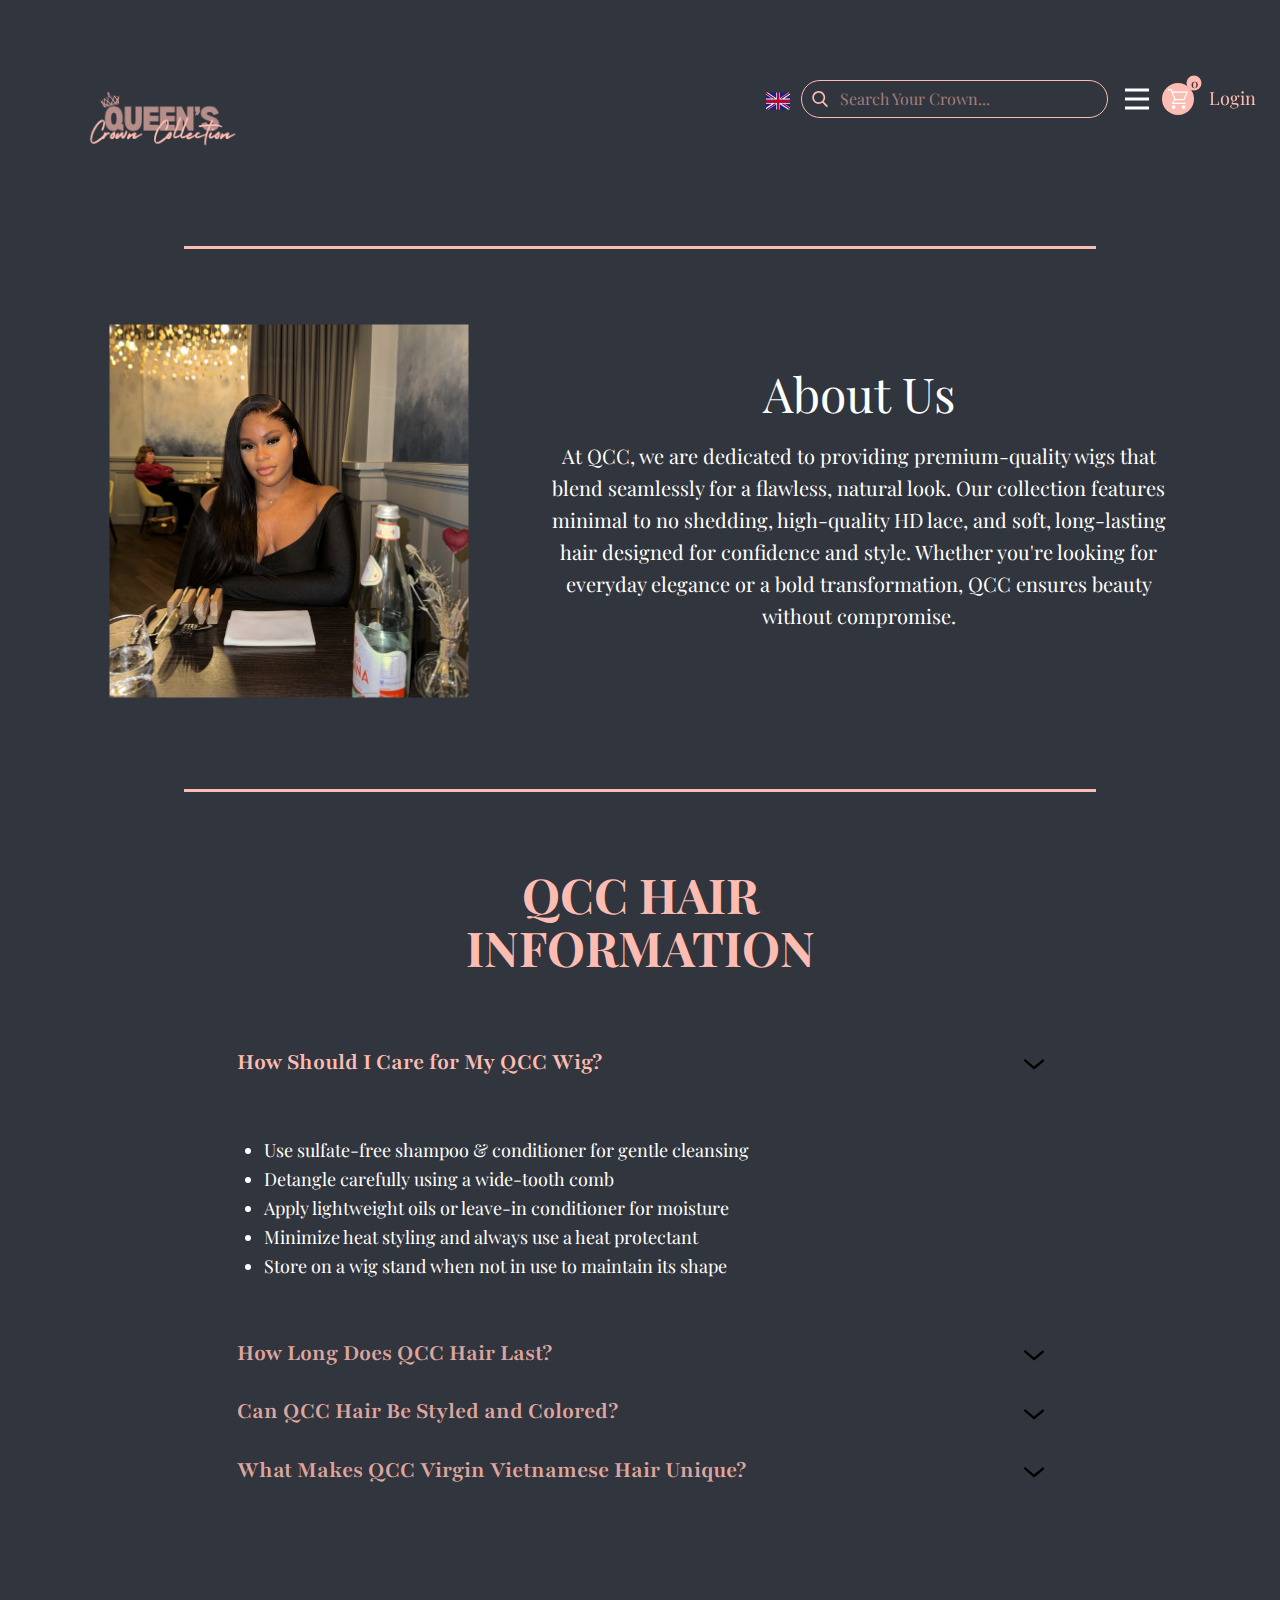
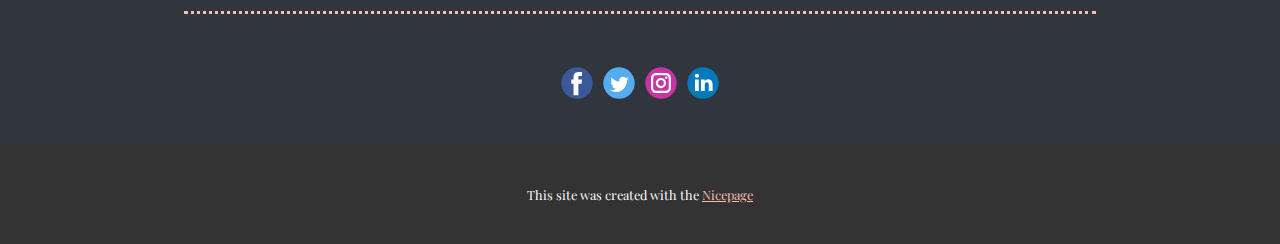
<file: About-Us.html>
<!DOCTYPE html>
<html style="font-size: 16px;" lang="en"><head>
    <meta name="viewport" content="width=device-width, initial-scale=1.0">
    <meta charset="utf-8">
    <meta name="keywords" content="About Us">
    <meta name="description" content="">
    <title>About Us</title>
    <link rel="stylesheet" href="nicepage.css" media="screen">
<link rel="stylesheet" href="About-Us.css" media="screen">
    <script class="u-script" type="text/javascript" src="jquery.js" defer=""></script>
    <script class="u-script" type="text/javascript" src="nicepage.js" defer=""></script>
    <meta name="generator" content="Nicepage 7.4.4, nicepage.com">
    
    
    
    
    <link id="u-theme-google-font" rel="stylesheet" href="https://fonts.googleapis.com/css?family=Playfair+Display:400,400i,500,500i,600,600i,700,700i,800,800i,900,900i">
    <link id="u-page-google-font" rel="stylesheet" href="https://fonts.googleapis.com/css?family=Playfair:300,300i,400,400i,500,500i,600,600i,700,700i,800,800i,900,900i">
    <script type="application/ld+json">{
		"@context": "http://schema.org",
		"@type": "Organization",
		"name": "Site1",
		"logo": "images/5.png",
		"sameAs": []
}</script>
    <meta name="theme-color" content="#478ac9">
    <meta property="og:title" content="About Us">
    <meta property="og:description" content="">
    <meta property="og:type" content="website">
  <meta data-intl-tel-input-cdn-path="intlTelInput/"></head>
  <body data-path-to-root="./" data-include-products="true" class="u-body u-xl-mode" data-lang="en"><header class="u-clearfix u-custom-color-1 u-header u-header" id="header"><div class="u-clearfix u-sheet u-sheet-1">
        <a href="./" data-page-id="72949278" class="u-image u-logo u-image-1" data-image-width="500" data-image-height="500" title="Homepage">
          <img src="images/5.png" class="u-logo-image u-logo-image-1" alt="QUEEN&amp;apos;S CROWN COLLECTION LOGO">
        </a>
        <nav class="u-menu u-menu-hamburger u-offcanvas u-menu-1" data-animation-name="fadeIn" data-animation-duration="1000" data-animation-delay="0" data-responsive-from="XL">
          <div class="menu-collapse" style="font-size: 1rem; letter-spacing: 0px; font-weight: 700; text-transform: uppercase;">
            <a class="u-button-style u-custom-active-border-color u-custom-border u-custom-border-color u-custom-borders u-custom-hover-border-color u-custom-left-right-menu-spacing u-custom-padding-bottom u-custom-text-active-color u-custom-text-color u-custom-text-hover-color u-custom-top-bottom-menu-spacing u-hamburger-link u-nav-link u-text-active-palette-1-base u-text-hover-palette-2-base u-hamburger-link-1" href="#">
              <svg class="u-svg-link" viewBox="0 0 24 24"><use xlink:href="#menu-hamburger"></use></svg>
              <svg class="u-svg-content" version="1.1" id="menu-hamburger" viewBox="0 0 16 16" x="0px" y="0px" xmlns:xlink="http://www.w3.org/1999/xlink" xmlns="http://www.w3.org/2000/svg"><g><rect y="1" width="16" height="2"></rect><rect y="7" width="16" height="2"></rect><rect y="13" width="16" height="2"></rect>
</g></svg>
            </a>
          </div>
          <div class="u-custom-menu u-nav-container">
            <ul class="u-nav u-spacing-30 u-unstyled u-nav-1" data-animation-name="customAnimationIn" data-animation-duration="1000"><li class="u-nav-item"><a class="u-border-2 u-border-active-grey-90 u-border-hover-grey-50 u-border-no-left u-border-no-right u-border-no-top u-button-style u-nav-link u-text-active-custom-color-2 u-text-custom-color-2 u-text-hover-custom-color-2" href="Contact-Us.html" style="padding: 10px 0px;">Contact Us</a>
</li><li class="u-nav-item"><a class="u-border-2 u-border-active-grey-90 u-border-hover-grey-50 u-border-no-left u-border-no-right u-border-no-top u-button-style u-nav-link u-text-active-custom-color-2 u-text-custom-color-2 u-text-hover-custom-color-2" href="Shop.html" style="padding: 10px 0px;">Shop</a>
</li><li class="u-nav-item"><a class="u-border-2 u-border-active-grey-90 u-border-hover-grey-50 u-border-no-left u-border-no-right u-border-no-top u-button-style u-nav-link u-text-active-custom-color-2 u-text-custom-color-2 u-text-hover-custom-color-2" href="Featured.html" style="padding: 10px 0px;">Featured</a>
</li><li class="u-nav-item"><a class="u-border-2 u-border-active-grey-90 u-border-hover-grey-50 u-border-no-left u-border-no-right u-border-no-top u-button-style u-nav-link u-text-active-custom-color-2 u-text-custom-color-2 u-text-hover-custom-color-2" href="About-Us.html" style="padding: 10px 0px;">About Us</a>
</li><li class="u-nav-item"><a class="u-border-2 u-border-active-grey-90 u-border-hover-grey-50 u-border-no-left u-border-no-right u-border-no-top u-button-style u-nav-link u-text-active-custom-color-2 u-text-custom-color-2 u-text-hover-custom-color-2" href="./" style="padding: 10px 0px;">Homepage</a>
</li><li class="u-nav-item"><a class="u-border-2 u-border-active-grey-90 u-border-hover-grey-50 u-border-no-left u-border-no-right u-border-no-top u-button-style u-nav-link u-text-active-custom-color-2 u-text-custom-color-2 u-text-hover-custom-color-2" href="products/products.html" style="padding: 10px 5px 10px 0px;">Store</a>
</li></ul>
          </div>
          <div class="u-custom-menu u-nav-container-collapse">
            <div class="u-black u-container-style u-inner-container-layout u-opacity u-opacity-95 u-sidenav">
              <div class="u-inner-container-layout u-sidenav-overflow">
                <div class="u-menu-close"></div>
                <ul class="u-align-center u-nav u-popupmenu-items u-unstyled u-nav-2"><li class="u-nav-item"><a class="u-button-style u-nav-link" href="Contact-Us.html">Contact Us</a>
</li><li class="u-nav-item"><a class="u-button-style u-nav-link" href="Shop.html">Shop</a>
</li><li class="u-nav-item"><a class="u-button-style u-nav-link" href="Featured.html">Featured</a>
</li><li class="u-nav-item"><a class="u-button-style u-nav-link" href="About-Us.html">About Us</a>
</li><li class="u-nav-item"><a class="u-button-style u-nav-link" href="./">Homepage</a>
</li><li class="u-nav-item"><a class="u-button-style u-nav-link" href="products/products.html">Store</a>
</li></ul>
              </div>
            </div>
            <div class="u-black u-menu-overlay u-opacity u-opacity-70"></div>
          </div>
        </nav><!--shopping_cart-->
        <a class="u-shopping-cart u-shopping-cart-1" data-payment-service="{&quot;id&quot;:&quot;8ed2782260ccd2a307930aecb8eddd04&quot;,&quot;formServices&quot;:[&quot;6ffbc21e-0be9-949a-6417-c43232620055&quot;],&quot;paymentMethods&quot;:[{&quot;id&quot;:&quot;13f3c1d3841253ea06a25bcfff63e07a&quot;,&quot;clientId&quot;:&quot;email-id&quot;,&quot;type&quot;:&quot;email&quot;}],&quot;userToken&quot;:&quot;221a8522-7842-40dd-83a8-fe75b7dd3641&quot;}" href="#popup-1706">
          <span class="u-custom-color-2 u-icon u-icon-circle u-shopping-cart-icon u-text-white u-icon-1"><svg class="u-svg-link" preserveAspectRatio="xMidYMin slice" viewBox="0 0 16 16" style=""><use xlink:href="#svg-3dd0"></use></svg><svg class="u-svg-content" viewBox="0 0 16 16" x="0px" y="0px" id="svg-3dd0"><path d="M14.5,3l-2.1,5H6.1L5.9,7.6L4,3H14.5 M0,0v1h2.1L5,8l-2,4h11v-1H4.6l1-2H13l3-7H3.6L2.8,0H0z M12.5,13
	c-0.8,0-1.5,0.7-1.5,1.5s0.7,1.5,1.5,1.5s1.5-0.7,1.5-1.5S13.3,13,12.5,13L12.5,13z M4.5,13C3.7,13,3,13.7,3,14.5S3.7,16,4.5,16
	S6,15.3,6,14.5S5.3,13,4.5,13L4.5,13z"></path></svg><span class="u-custom-color-2 u-icon-circle u-shopping-cart-count" style="font-size: 0.75rem;"><!--shopping_cart_count-->0<!--/shopping_cart_count--></span></span>
        </a><!--/shopping_cart-->
        <a class="u-login u-text-custom-color-2 u-login-1" data-animation-name="customAnimationIn" data-animation-duration="1000" href="Login-Page.html" data-page-id="304772516" title="LOGIN PAGE">Login</a>
        <form action="#" class="u-border-1 u-border-custom-color-2 u-custom-color-1 u-radius u-search u-search-layout-icon-input u-search-left u-search-1" data-search-token="no-license" data-href="search/search.html" data-page-id="932918437">
          <div class="u-search-overlay"></div>
          <button class="u-search-button" type="submit">
            <span class="u-search-icon u-spacing-10 u-text-custom-color-2">
              <svg class="u-svg-link" preserveAspectRatio="xMidYMin slice" viewBox="0 0 56.966 56.966"><use xlink:href="#svg-1951"></use></svg>
              <svg xmlns="http://www.w3.org/2000/svg" xmlns:xlink="http://www.w3.org/1999/xlink" version="1.1" id="svg-1951" x="0px" y="0px" viewBox="0 0 56.966 56.966" style="enable-background:new 0 0 56.966 56.966;" xml:space="preserve" class="u-svg-content"><path d="M55.146,51.887L41.588,37.786c3.486-4.144,5.396-9.358,5.396-14.786c0-12.682-10.318-23-23-23s-23,10.318-23,23  s10.318,23,23,23c4.761,0,9.298-1.436,13.177-4.162l13.661,14.208c0.571,0.593,1.339,0.92,2.162,0.92  c0.779,0,1.518-0.297,2.079-0.837C56.255,54.982,56.293,53.08,55.146,51.887z M23.984,6c9.374,0,17,7.626,17,17s-7.626,17-17,17  s-17-7.626-17-17S14.61,6,23.984,6z"></path></svg>
            </span>
          </button>
          <input class="u-search-input u-text-custom-color-2" type="search" name="search" value="" placeholder="Search Your Crown...">
        </form>
        <div class="u-language u-language-content-icon u-language-layout-icons u-spacing-10 u-language-1">
          <a class="u-language-top-url u-language-url" data-lang-text="English" href="./About-Us.html" data-language="en">
            <span class="u-icon u-language-en u-language-icon u-icon-2"><svg xmlns="http://www.w3.org/2000/svg" xmlns:xlink="http://www.w3.org/1999/xlink" version="1.1" xml:space="preserve" class="u-svg-content" viewBox="0 0 112 112" x="0px" y="0px" style="width: 1em; height: 1em;"><rect y="16" fill="#19237F" width="112" height="80"></rect><path fill="#EDEDED" d="M47.8,16h3.5v33.7H0v-4.8h27.5L0,25.9v-3.8l33.2,22.8h7.7L0,16.8V16h8.8l39,26.9V16z M75,44.9h-7.7L109.4,16
	h-5.1L65.1,42.9V16h-3.4v33.7H112v-4.8H85.4L112,26.6v-7L75,44.9z M61.7,96h3.4V70.7l37,25.3h9.9v-0.8L73.2,68.7H81l31,21.2v-3.1
	L85.4,68.7H112v-4.8H61.7V96z M0,68.7h27.5L0,87.7v7.8l39.1-26.8h7.8L7.1,96H11l36.8-25.3V96h3.5V63.9H0V68.7z"></path><path fill="#BD0034" d="M112,16v3.6L75,44.9h-7.7L109.4,16H112z M73.2,68.7L112,95.2v-5.3L81,68.7H73.2z M40.9,44.9L0,16.8v5.3
	l33.2,22.8C33.2,44.9,40.9,44.9,40.9,44.9z M39.1,68.7L0,95.5V96h7.1l39.8-27.3H39.1z M61.7,16H51.3v33.7H0v14.2h51.3V96h10.4V63.9
	H112V49.7H61.7V16z"></path></svg></span>
          </a>
        </div>
      </div></header>
    <section class="u-clearfix u-custom-color-1 u-section-1" id="block-4">
      <div class="u-clearfix u-sheet u-sheet-1">
        <div class="data-layout-selected u-clearfix u-expanded-width u-gutter-0 u-layout-wrap u-layout-wrap-1">
          <div class="u-layout">
            <div class="u-layout-row">
              <div class="u-align-center u-container-align-center u-container-style u-layout-cell u-left-cell u-size-23 u-layout-cell-1">
                <div class="u-container-layout u-valign-middle u-container-layout-1">
                  <div class="u-rotation-parent u-rotation-parent-1">
                    <img class="custom-expanded u-image u-image-1" src="images/IMG_8480.jpeg" data-image-width="4032" data-image-height="3024">
                  </div>
                </div>
              </div>
              <div class="u-align-center u-container-align-center u-container-style u-layout-cell u-right-cell u-size-37 u-layout-cell-2">
                <div class="u-container-layout u-container-layout-2">
                  <h2 class="u-text u-text-default u-text-1">About Us</h2>
                  <p class="u-text u-text-2">At QCC, we are dedicated to providing premium-quality wigs that blend seamlessly for a flawless, natural look. Our collection features minimal to no shedding, high-quality HD lace, and soft, long-lasting hair designed for confidence and style. Whether you're looking for everyday elegance or a bold transformation, QCC ensures beauty without compromise.</p>
                </div>
              </div>
            </div>
          </div>
        </div>
        <div class="u-absolute-hcenter u-border-3 u-border-custom-color-2 u-line u-line-horizontal u-line-1"></div>
      </div>
    </section>
    <section class="u-clearfix u-custom-color-1 u-section-2" id="sec-25d1">
      <div class="u-clearfix u-sheet u-sheet-1">
        <div class="u-border-3 u-border-custom-color-2 u-line u-line-horizontal u-line-1"></div>
        <div class="u-align-center u-container-align-center u-container-style u-custom-color-1 u-group u-shape-rectangle u-group-1">
          <div class="u-container-layout u-valign-middle u-container-layout-1">
            <h2 class="u-align-center u-text u-text-custom-color-2 u-text-1">QCC HAIR INFORMATION</h2>
            <div class="custom-expanded u-accordion u-accordion-1">
              <div class="u-accordion-item">
                <a class="active u-accordion-link u-button-style u-custom-font u-text-active-custom-color-2 u-text-custom-color-4 u-text-hover-custom-color-6 u-accordion-link-1" id="link-d3fc" aria-controls="d3fc" aria-selected="true">
                  <span class="u-accordion-link-text"> How Should I Care for My QCC Wig?</span>
                  <span class="u-accordion-link-icon u-icon u-text-black u-icon-1"><svg class="u-svg-link" preserveAspectRatio="xMidYMin slice" viewBox="0 0 16 16" style=""><use xlink:href="#svg-fbc9"></use></svg><svg class="u-svg-content" viewBox="0 0 16 16" x="0px" y="0px" id="svg-fbc9"><path d="M8,10.7L1.6,5.3c-0.4-0.4-1-0.4-1.3,0c-0.4,0.4-0.4,0.9,0,1.3l7.2,6.1c0.1,0.1,0.4,0.2,0.6,0.2s0.4-0.1,0.6-0.2l7.1-6
	c0.4-0.4,0.4-0.9,0-1.3c-0.4-0.4-1-0.4-1.3,0L8,10.7z"></path></svg></span>
                </a>
                <div class="u-accordion-active u-accordion-pane u-container-style u-shape-rectangle u-accordion-pane-1" id="d3fc" aria-labelledby="link-d3fc" aria-expanded="true">
                  <div class="u-container-layout u-valign-middle u-container-layout-2">
                    <ul class="u-text u-text-white u-text-2">
                      <li>Use sulfate-free shampoo &amp; conditioner for gentle cleansing</li>
                      <li>Detangle carefully using a wide-tooth comb</li>
                      <li>Apply lightweight oils or leave-in conditioner for moisture</li>
                      <li>Minimize heat styling and always use a heat protectant</li>
                      <li>Store on a wig stand when not in use to maintain its shape</li>
                    </ul>
                  </div>
                </div>
              </div>
              <div class="u-accordion-item">
                <a class="u-accordion-link u-button-style u-custom-font u-text-active-custom-color-2 u-text-custom-color-4 u-text-hover-custom-color-6 u-accordion-link-2" id="link-a592" aria-controls="a592" aria-selected="false">
                  <span class="u-accordion-link-text"> How Long Does QCC Hair Last?</span>
                  <span class="u-accordion-link-icon u-icon u-text-black u-icon-2"><svg class="u-svg-link" preserveAspectRatio="xMidYMin slice" viewBox="0 0 16 16" style=""><use xlink:href="#svg-d486"></use></svg><svg class="u-svg-content" viewBox="0 0 16 16" x="0px" y="0px" id="svg-d486"><path d="M8,10.7L1.6,5.3c-0.4-0.4-1-0.4-1.3,0c-0.4,0.4-0.4,0.9,0,1.3l7.2,6.1c0.1,0.1,0.4,0.2,0.6,0.2s0.4-0.1,0.6-0.2l7.1-6
	c0.4-0.4,0.4-0.9,0-1.3c-0.4-0.4-1-0.4-1.3,0L8,10.7z"></path></svg></span>
                </a>
                <div class="u-accordion-pane u-container-style u-shape-rectangle u-accordion-pane-2" id="a592" aria-labelledby="link-a592" aria-expanded="true">
                  <div class="u-container-layout u-container-layout-3">
                    <p class="u-text u-text-default u-text-white u-text-3"> With proper care and maintenance, QCC hair can last 1-2 years or longer. To extend its lifespan, we recommend gentle washing, deep conditioning, avoiding excessive heat, and storing it properly when not in use. </p>
                  </div>
                </div>
              </div>
              <div class="u-accordion-item">
                <a class="u-accordion-link u-button-style u-custom-font u-text-active-custom-color-2 u-text-custom-color-4 u-text-hover-custom-color-6 u-accordion-link-3" id="link-a4dd" aria-controls="a4dd" aria-selected="false">
                  <span class="u-accordion-link-text"> Can QCC Hair Be Styled and Colored?</span>
                  <span class="u-accordion-link-icon u-icon u-text-black u-icon-3"><svg class="u-svg-link" preserveAspectRatio="xMidYMin slice" viewBox="0 0 16 16" style=""><use xlink:href="#svg-8898"></use></svg><svg class="u-svg-content" viewBox="0 0 16 16" x="0px" y="0px" id="svg-8898"><path d="M8,10.7L1.6,5.3c-0.4-0.4-1-0.4-1.3,0c-0.4,0.4-0.4,0.9,0,1.3l7.2,6.1c0.1,0.1,0.4,0.2,0.6,0.2s0.4-0.1,0.6-0.2l7.1-6
	c0.4-0.4,0.4-0.9,0-1.3c-0.4-0.4-1-0.4-1.3,0L8,10.7z"></path></svg></span>
                </a>
                <div class="u-accordion-pane u-container-style u-shape-rectangle u-accordion-pane-3" id="a4dd" aria-labelledby="link-a4dd" aria-expanded="true">
                  <div class="u-container-layout u-container-layout-4">
                    <p class="u-text u-text-default u-text-4">Absolutely! QCC Virgin Vietnamese Hair is 100% natural, meaning it can be dyed, bleached, curled, straightened, and restyled just like your own hair. To maintain its quality, we recommend using professional-grade hair care products and heat protectants. </p>
                  </div>
                </div>
              </div>
              <div class="u-accordion-item">
                <a class="u-accordion-link u-button-style u-custom-font u-text-active-custom-color-2 u-text-custom-color-4 u-text-hover-custom-color-6 u-accordion-link-4" id="link-6aca" aria-controls="6aca" aria-selected="false">
                  <span class="u-accordion-link-text"> What Makes QCC Virgin Vietnamese Hair Unique?</span>
                  <span class="u-accordion-link-icon u-icon u-text-black u-icon-4"><svg class="u-svg-link" preserveAspectRatio="xMidYMin slice" viewBox="0 0 16 16" style=""><use xlink:href="#svg-1251"></use></svg><svg class="u-svg-content" viewBox="0 0 16 16" x="0px" y="0px" id="svg-1251"><path d="M8,10.7L1.6,5.3c-0.4-0.4-1-0.4-1.3,0c-0.4,0.4-0.4,0.9,0,1.3l7.2,6.1c0.1,0.1,0.4,0.2,0.6,0.2s0.4-0.1,0.6-0.2l7.1-6
	c0.4-0.4,0.4-0.9,0-1.3c-0.4-0.4-1-0.4-1.3,0L8,10.7z"></path></svg></span>
                </a>
                <div class="u-accordion-pane u-container-style u-shape-rectangle u-accordion-pane-4" id="6aca" aria-labelledby="link-6aca">
                  <div class="u-container-layout u-valign-top u-container-layout-5">
                    <p class="u-text u-text-default u-text-5"> QCC hair is made from 100% raw, unprocessed Vietnamese hair, known for its natural strength, thickness, and silkiness. It is cut directly from donors to ensure pure, long-lasting quality, making it tangle-free, minimal shedding, and highly durable. </p>
                  </div>
                </div>
              </div>
            </div>
          </div>
        </div>
        <div class="u-border-3 u-border-custom-color-2 u-line u-line-horizontal u-line-2"></div>
      </div>
    </section>
    
    
    
    <footer class="u-clearfix u-custom-color-1 u-footer" id="footer"><div class="u-clearfix u-sheet u-valign-middle-lg u-valign-middle-xl u-sheet-1">
        <div class="u-align-left u-social-icons u-spacing-10 u-social-icons-1">
          <a class="u-social-url" title="facebook" target="_blank" href="">
            <span class="u-icon u-social-facebook u-social-icon u-icon-1"><svg class="u-svg-link" preserveAspectRatio="xMidYMin slice" viewBox="0 0 112 112" style=""><use xlink:href="#svg-53a3"></use></svg><svg class="u-svg-content" viewBox="0 0 112 112" x="0" y="0" id="svg-53a3"><circle fill="currentColor" cx="56.1" cy="56.1" r="55"></circle><path fill="#FFFFFF" d="M73.5,31.6h-9.1c-1.4,0-3.6,0.8-3.6,3.9v8.5h12.6L72,58.3H60.8v40.8H43.9V58.3h-8V43.9h8v-9.2
      c0-6.7,3.1-17,17-17h12.5v13.9H73.5z"></path></svg></span>
          </a>
          <a class="u-social-url" title="twitter" target="_blank" href="">
            <span class="u-icon u-social-icon u-social-twitter u-icon-2"><svg class="u-svg-link" preserveAspectRatio="xMidYMin slice" viewBox="0 0 112 112" style=""><use xlink:href="#svg-bcf4"></use></svg><svg class="u-svg-content" viewBox="0 0 112 112" x="0" y="0" id="svg-bcf4"><circle fill="currentColor" class="st0" cx="56.1" cy="56.1" r="55"></circle><path fill="#FFFFFF" d="M83.8,47.3c0,0.6,0,1.2,0,1.7c0,17.7-13.5,38.2-38.2,38.2C38,87.2,31,85,25,81.2c1,0.1,2.1,0.2,3.2,0.2
      c6.3,0,12.1-2.1,16.7-5.7c-5.9-0.1-10.8-4-12.5-9.3c0.8,0.2,1.7,0.2,2.5,0.2c1.2,0,2.4-0.2,3.5-0.5c-6.1-1.2-10.8-6.7-10.8-13.1
      c0-0.1,0-0.1,0-0.2c1.8,1,3.9,1.6,6.1,1.7c-3.6-2.4-6-6.5-6-11.2c0-2.5,0.7-4.8,1.8-6.7c6.6,8.1,16.5,13.5,27.6,14
      c-0.2-1-0.3-2-0.3-3.1c0-7.4,6-13.4,13.4-13.4c3.9,0,7.3,1.6,9.8,4.2c3.1-0.6,5.9-1.7,8.5-3.3c-1,3.1-3.1,5.8-5.9,7.4
      c2.7-0.3,5.3-1,7.7-2.1C88.7,43,86.4,45.4,83.8,47.3z"></path></svg></span>
          </a>
          <a class="u-social-url" title="instagram" target="_blank" href="">
            <span class="u-icon u-social-icon u-social-instagram u-icon-3"><svg class="u-svg-link" preserveAspectRatio="xMidYMin slice" viewBox="0 0 112 112" style=""><use xlink:href="#svg-6715"></use></svg><svg class="u-svg-content" viewBox="0 0 112 112" x="0" y="0" id="svg-6715"><circle fill="currentColor" cx="56.1" cy="56.1" r="55"></circle><path fill="#FFFFFF" d="M55.9,38.2c-9.9,0-17.9,8-17.9,17.9C38,66,46,74,55.9,74c9.9,0,17.9-8,17.9-17.9C73.8,46.2,65.8,38.2,55.9,38.2
      z M55.9,66.4c-5.7,0-10.3-4.6-10.3-10.3c-0.1-5.7,4.6-10.3,10.3-10.3c5.7,0,10.3,4.6,10.3,10.3C66.2,61.8,61.6,66.4,55.9,66.4z"></path><path fill="#FFFFFF" d="M74.3,33.5c-2.3,0-4.2,1.9-4.2,4.2s1.9,4.2,4.2,4.2s4.2-1.9,4.2-4.2S76.6,33.5,74.3,33.5z"></path><path fill="#FFFFFF" d="M73.1,21.3H38.6c-9.7,0-17.5,7.9-17.5,17.5v34.5c0,9.7,7.9,17.6,17.5,17.6h34.5c9.7,0,17.5-7.9,17.5-17.5V38.8
      C90.6,29.1,82.7,21.3,73.1,21.3z M83,73.3c0,5.5-4.5,9.9-9.9,9.9H38.6c-5.5,0-9.9-4.5-9.9-9.9V38.8c0-5.5,4.5-9.9,9.9-9.9h34.5
      c5.5,0,9.9,4.5,9.9,9.9V73.3z"></path></svg></span>
          </a>
          <a class="u-social-url" title="linkedin" target="_blank" href="">
            <span class="u-icon u-social-icon u-social-linkedin u-icon-4"><svg class="u-svg-link" preserveAspectRatio="xMidYMin slice" viewBox="0 0 112 112" style=""><use xlink:href="#svg-35a8"></use></svg><svg class="u-svg-content" viewBox="0 0 112 112" x="0" y="0" id="svg-35a8"><circle fill="currentColor" cx="56.1" cy="56.1" r="55"></circle><path fill="#FFFFFF" d="M41.3,83.7H27.9V43.4h13.4V83.7z M34.6,37.9L34.6,37.9c-4.6,0-7.5-3.1-7.5-7c0-4,3-7,7.6-7s7.4,3,7.5,7
      C42.2,34.8,39.2,37.9,34.6,37.9z M89.6,83.7H76.2V62.2c0-5.4-1.9-9.1-6.8-9.1c-3.7,0-5.9,2.5-6.9,4.9c-0.4,0.9-0.4,2.1-0.4,3.3v22.5
      H48.7c0,0,0.2-36.5,0-40.3h13.4v5.7c1.8-2.7,5-6.7,12.1-6.7c8.8,0,15.4,5.8,15.4,18.1V83.7z"></path></svg></span>
          </a>
        </div>
      </div></footer>
    <section class="u-backlink u-clearfix u-grey-80">
      <p class="u-text">
        <span>This site was created with the </span>
        <a class="u-link" href="https://nicepage.com/" target="_blank" rel="nofollow">
          <span>Nicepage</span>
        </a>
      </p>
    </section>
  <section class="u-black u-clearfix u-container-style u-dialog-block u-opacity u-opacity-70 u-payment-dialog u-valign-middle u-dialog-section-5" id="popup-1706">
      <div class="u-align-center u-container-align-center u-container-style u-custom-color-1 u-dialog u-radius-25 u-shape-round u-dialog-1">
        <div class="u-container-layout u-valign-top u-container-layout-1">
          <h5 class="u-text u-text-1">Buy Now!</h5>
          <img class="u-image u-image-default u-preserve-proportions u-image-1" src="images/IMG_6772.JPG" alt="" data-image-width="700" data-image-height="700">
          <div class="u-expanded-width u-products u-products-1" data-site-sorting-prop="created" data-site-sorting-order="desc" data-items-per-page="1">
            <div class="u-list-control"></div>
            <div class="u-repeater u-repeater-1">
              <!--product_item--><div class="u-container-style u-products-item u-repeater-item" data-product-id="2">
                <div class="u-container-layout u-similar-container u-container-layout-2">
                  <h5 class="u-align-left u-product-control u-text u-text-2">
                    <a class="u-product-title-link" href="#">QCC Raw Vietnamese Straight Hair 28” – 13x6 HD Lace Frontal Wig, 100% Unprocessed Human Hair</a>
                  </h5>
                  <div class="u-align-left u-product-control u-product-desc u-text u-text-3">Type: Human Hair Wig
Length: 28 inches
Color: Natural Black
Lace Type: HD Lace
Density: 200%</div>
                  <div class="u-align-left u-product-control u-product-quantity u-product-quantity-1">
                    <div class="u-hidden u-quantity-label">Quantity</div>
                    <div class="u-border-1 u-border-grey-30 u-quantity-input u-radius-50">
                      <a class="disabled minus u-button-style u-quantity-button u-text-body-color">
                        <svg xmlns="http://www.w3.org/2000/svg" viewBox="0 0 16 16"><path d="m 4 8 h 8" fill="none" stroke="currentColor" stroke-width="1" fill-rule="evenodd"></path></svg>
                      </a>
                      <input class="u-input" type="text" value="1" pattern="[0-9]+">
                      <a class="plus u-button-style u-quantity-button u-text-body-color">
                        <svg xmlns="http://www.w3.org/2000/svg" viewBox="0 0 16 16"><path d="m 4 8 h 8 M 8 4 v 8" fill="none" stroke="currentColor" stroke-width="1" fill-rule="evenodd"></path></svg>
                      </a>
                    </div>
                  </div>
                  <div data-add-zero-cents="true" class="u-align-left u-product-control u-product-price u-product-price-1">
                    <div class="u-price-wrapper u-spacing-10">
                      <div class="u-old-price" style="text-decoration: line-through !important;">£350.00</div>
                      <div class="u-price" style="font-size: 1.25rem; font-weight: 700;">£245.00</div>
                    </div>
                  </div>
                </div>
              </div><!--/product_item-->
            </div>
            <div class="u-list-control"></div>
          </div>
          <div class="u-expanded-width u-payment-services u-tab-links-align-justify u-tab-payment u-tab-vertical u-tabs u-payment-services-1" data-payment-order-approved-message="Your order has been approved. Thank you!" data-payment-order-cancelled-message="Unable to process your order. Please try again later." data-payment-service="8ed2782260ccd2a307930aecb8eddd04">
            <ul class="u-tab-list u-unstyled" role="tablist"><li class="u-tab-item" role="presentation"><a class="active u-active-grey-10 u-button-style u-payment-paypal u-tab-link u-text-body-color" id="link-tab-9cb3" href="#tab-9cb3" role="tab" aria-controls="tab-9cb3" aria-selected="true"><input type="radio" class="u-field-input u-grey-15 u-radius-15" name="payment-group" checked="checked"><span>Paypal</span><svg class="u-svg-content" xmlns="http://www.w3.org/2000/svg" x="0px" y="0px"><path fill="#009EE3" d="M11,5.9H18c3.8,0,5.2,1.9,4.9,4.7c-0.3,4.7-3.2,7.2-6.9,7.2h-1.9c-0.5,0-0.8,0.3-0.9,1.3l-0.8,4.3
  c-0.1,0.3-0.2,0.5-0.5,0.6H7.6c-0.4,0-0.5-0.3-0.4-1l2.6-16C9.9,6.3,10.2,5.9,11,5.9z"></path><path fill="#113984" d="M6.7,0h7.1c2,0,4.3,0.1,5.9,1.5c1.1,0.9,1.6,2.4,1.5,4c-0.4,5.4-3.7,8.5-8,8.5H9.6c-0.6,0-0.9,0.4-1.2,1.5
  l-0.9,5.1C7.4,21,7.3,21.3,7,21.3H2.6C2,21.3,1.9,21,2,20.1L5.2,1.3C5.3,0.4,5.7,0,6.7,0z"></path><path fill="#172C70" d="M8.6,14.8l1.3-7.9c0.1-0.7,0.5-1,1.3-1h7.1c1.2,0,2.1,0.2,2.8,0.5c-0.7,4.8-3.8,7.5-7.9,7.5H9.6
  C9.1,13.9,8.8,14.1,8.6,14.8z"></path></svg>
</a>
</li><li class="u-tab-item" role="presentation"><a class="u-active-grey-10 u-button-style u-payment-stripe u-tab-link u-text-body-color" id="link-tab-ab80" href="#tab-ab80" role="tab" aria-controls="tab-ab80" aria-selected="false"><input type="radio" class="u-field-input u-grey-15 u-radius-15" name="payment-group"><span>Stripe</span><svg class="u-svg-content" xmlns="http://www.w3.org/2000/svg" x="0px" y="0px" viewBox="0 0 24 24"><path fill="#635BFF" d="M14,9.2c-2.3-0.8-3.4-1.5-3.4-2.4c0-0.8,0.8-1.3,2-1.3c2.3,0,4.7,0.8,6.4,1.6l0.9-5.5
  c-1.3-0.5-4-1.6-7.7-1.6C9.6,0,7.5,0.7,5.8,1.9C4.1,3.2,3.4,4.9,3.4,7.2c0,4,2.6,5.7,6.8,7.2c2.7,0.9,3.6,1.6,3.6,2.5
  c0,0.9-0.9,1.6-2.4,1.6c-1.9,0-5.2-0.9-7.3-2.1L3,22c1.8,0.9,5.1,2,8.7,2c2.8,0,5.1-0.7,6.6-1.9c1.8-1.3,2.7-3.2,2.7-5.7
  C20.9,12.3,18.2,10.7,14,9.2L14,9.2z"></path></svg>
</a>
</li><li class="u-tab-item" role="presentation"><a class="u-active-grey-10 u-button-style u-payment-email u-tab-link" id="link-tab-ab81" href="#tab-ab81" role="tab" aria-controls="tab-ab81" aria-selected="false"><input type="radio" name="payment-group" class="u-field-input u-grey-15 u-radius-15"><span>Email</span><svg class="u-svg-content" xmlns="http://www.w3.org/2000/svg" x="0px" y="0px" viewBox="0 0 24 24"><path fill="#66B6FF" d="M0.7,3.6L12.2,13l11-9.3H0.7z M0,19.4l8.2-8.2L0,4.5V19.4L0,19.4z M9.1,11.9l-8.4,8.4h22.6l-8-8.4l-2.6,2.3
l0,0c-0.2,0.2-0.5,0.2-0.7,0L9.1,11.9z M16.1,11.2l7.9,8.3v-15L16.1,11.2z"></path></svg>
</a>
</li></ul>
            <div class="u-tab-content">
              <div class="u-container-style u-payment-paypal u-tab-active u-tab-pane" id="tab-9cb3" role="tabpanel" aria-labelledby="link-tab-9cb3">
                <div class="u-container-layout u-payment-services-inner u-container-layout-3">Loading...</div>
              </div>
              <div class="u-container-style u-payment-stripe u-tab-pane" id="tab-ab80" role="tabpanel" aria-labelledby="link-tab-ab80">
                <div class="u-container-layout u-container-layout-4">
                  <a href="#" class="u-btn u-button-style u-stripe-button u-btn-1">Pay with Stripe</a>
                </div>
              </div>
              <div class="u-container-style u-payment-email u-tab-pane" id="tab-ab81" role="tabpanel" aria-labelledby="link-tab-ab81">
                <div class="u-container-layout u-container-layout-5">
                  <form action="#" method="post" class="u-clearfix u-form-spacing-10 u-form-vertical u-inner-form" source="custom" name="payment-email-form">
                    <div class="u-form-email u-form-group">
                      <label for="payment-email" class="u-label">Email</label>
                      <input type="email" placeholder="Your email" id="payment-email" name="email" class="u-border-1 u-border-grey-30 u-input u-input-rectangle u-white" required="">
                    </div>
                    <div class="u-form-group u-form-message">
                      <label for="payment-message" class="u-label">Notes</label>
                      <textarea placeholder="Your message" rows="4" cols="50" id="payment-notes" name="notes" class="u-border-1 u-border-grey-30 u-input u-input-rectangle u-white" required=""></textarea>
                    </div>
                    <div class="u-align-center u-form-group u-form-submit">
                      <a href="#" class="u-btn u-btn-submit u-button-style">Submit Order</a>
                      <input type="submit" value="submit" class="u-form-control-hidden">
                    </div>
                  </form>
                </div>
              </div>
            </div>
          </div>
        </div>
        <button class="u-dialog-close-button u-icon u-text-grey-40 u-icon-1"><svg class="u-svg-link" preserveAspectRatio="xMidYMin slice" viewBox="0 0 16 16" style=""><use xmlns:xlink="http://www.w3.org/1999/xlink" xlink:href="#svg-efe9"></use></svg><svg xmlns="http://www.w3.org/2000/svg" xmlns:xlink="http://www.w3.org/1999/xlink" version="1.1" xml:space="preserve" class="u-svg-content" viewBox="0 0 16 16" x="0px" y="0px" id="svg-efe9"><rect x="7" y="0" transform="matrix(0.7071 -0.7071 0.7071 0.7071 -3.3138 8.0002)" width="2" height="16"></rect><rect x="0" y="7" transform="matrix(0.7071 -0.7071 0.7071 0.7071 -3.3138 8.0002)" width="16" height="2"></rect></svg></button>
      </div>
    </section><style>.u-dialog-section-5 .u-dialog-1 {
  width: 570px;
  min-height: 838px;
  height: auto;
  box-shadow: 0px 0px 8px 0px rgba(0,0,0,0.2);
  margin: 60px auto;
}

.u-dialog-section-5 .u-container-layout-1 {
  padding: 34px 35px;
}

.u-dialog-section-5 .u-text-1 {
  font-weight: 700;
  width: 335px;
  font-size: 1.875rem;
  margin: 0 auto;
}

.u-dialog-section-5 .u-image-1 {
  width: 250px;
  height: 250px;
  margin: 20px auto 0;
}

.u-dialog-section-5 .u-products-1 {
  margin-top: 20px;
  margin-bottom: 0;
}

.u-dialog-section-5 .u-repeater-1 {
  grid-template-columns: 100%;
  min-height: 206px;
  grid-gap: 10px;
}

.u-dialog-section-5 .u-container-layout-2 {
  padding: 0 0 30px;
}

.u-dialog-section-5 .u-text-2 {
  background-image: none;
  font-weight: 700;
  margin: 0;
}

.u-dialog-section-5 .u-text-3 {
  font-size: 0.875rem;
  margin: 20px 0 0;
}

.u-dialog-section-5 .u-product-quantity-1 {
  width: 125px;
  margin: 30px auto 0 0;
}

.u-dialog-section-5 .u-product-price-1 {
  margin: -34px 0 0 auto;
}

.u-dialog-section-5 .u-payment-services-1 {
  min-height: 250px;
  min-width: 50px;
  margin: 0;
}

.u-dialog-section-5 .u-container-layout-3 {
  padding: 20px 0 0;
}

.u-dialog-section-5 .u-container-layout-4 {
  padding: 20px 0 0;
}

.u-dialog-section-5 .u-btn-1 {
  width: 100%;
  margin: 0 auto;
}

.u-dialog-section-5 .u-container-layout-5 {
  padding: 20px;
}

.u-dialog-section-5 .u-icon-1 {
  width: 20px;
  height: 20px;
  left: auto;
  top: 36px;
  position: absolute;
  right: 35px;
  padding: 0;
}

@media (max-width: 1199px) {
  .u-dialog-section-5 .u-payment-services-1 {
    margin-right: initial;
    margin-left: initial;
  }
}

@media (max-width: 991px) {
  .u-dialog-section-5 .u-container-layout-1 {
    padding: 30px;
  }

  .u-dialog-section-5 .u-container-layout-3 {
    padding-bottom: 0;
    padding-left: 0;
    padding-right: 0;
  }

  .u-dialog-section-5 .u-container-layout-4 {
    padding-bottom: 0;
    padding-left: 0;
    padding-right: 0;
  }

  .u-dialog-section-5 .u-icon-1 {
    top: 32px;
    right: 30px;
  }
}

@media (max-width: 767px) {
  .u-dialog-section-5 .u-dialog-1 {
    width: 540px;
  }

  .u-dialog-section-5 .u-container-layout-5 {
    padding-left: 10px;
    padding-right: 10px;
  }
}

@media (max-width: 575px) {
  .u-dialog-section-5 .u-dialog-1 {
    width: 340px;
  }

  .u-dialog-section-5 .u-container-layout-1 {
    padding-left: 20px;
    padding-right: 20px;
  }

  .u-dialog-section-5 .u-text-1 {
    margin-right: 5px;
    width: 320px;
  }

  .u-dialog-section-5 .u-icon-1 {
    right: 20px;
  }
}</style>
</body></html>
</file>
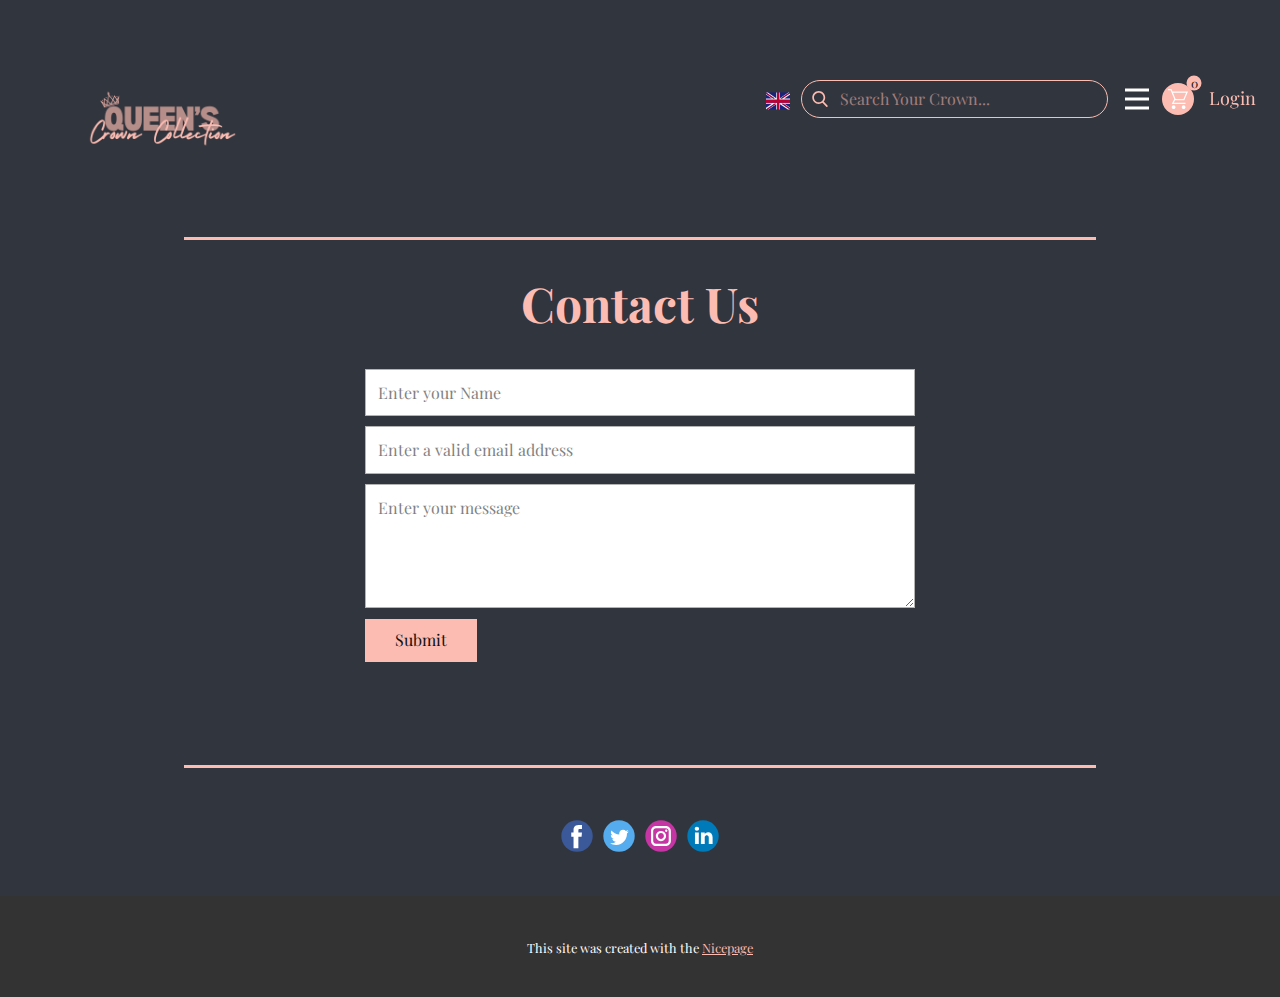
<file: Contact-Us.html>
<!DOCTYPE html>
<html style="font-size: 16px;" lang="en"><head>
    <meta name="viewport" content="width=device-width, initial-scale=1.0">
    <meta charset="utf-8">
    <meta name="keywords" content="Contact Us">
    <meta name="description" content="">
    <title>Contact Us</title>
    <link rel="stylesheet" href="nicepage.css" media="screen">
<link rel="stylesheet" href="Contact-Us.css" media="screen">
    <script class="u-script" type="text/javascript" src="jquery.js" defer=""></script>
    <script class="u-script" type="text/javascript" src="nicepage.js" defer=""></script>
    <meta name="generator" content="Nicepage 7.4.4, nicepage.com">
    <meta name="referrer" content="origin">
    
    
    
    <link id="u-theme-google-font" rel="stylesheet" href="https://fonts.googleapis.com/css?family=Playfair+Display:400,400i,500,500i,600,600i,700,700i,800,800i,900,900i">
    <script type="application/ld+json">{
		"@context": "http://schema.org",
		"@type": "Organization",
		"name": "Site1",
		"logo": "images/5.png",
		"sameAs": []
}</script>
    <meta name="theme-color" content="#478ac9">
    <meta property="og:title" content="Contact Us">
    <meta property="og:description" content="">
    <meta property="og:type" content="website">
  <meta data-intl-tel-input-cdn-path="intlTelInput/"></head>
  <body data-path-to-root="./" data-include-products="true" class="u-body u-xl-mode" data-lang="en"><header class="u-clearfix u-custom-color-1 u-header u-header" id="header"><div class="u-clearfix u-sheet u-sheet-1">
        <a href="./" data-page-id="72949278" class="u-image u-logo u-image-1" data-image-width="500" data-image-height="500" title="Homepage">
          <img src="images/5.png" class="u-logo-image u-logo-image-1" alt="QUEEN&amp;apos;S CROWN COLLECTION LOGO">
        </a>
        <nav class="u-menu u-menu-hamburger u-offcanvas u-menu-1" data-animation-name="fadeIn" data-animation-duration="1000" data-animation-delay="0" data-responsive-from="XL">
          <div class="menu-collapse" style="font-size: 1rem; letter-spacing: 0px; font-weight: 700; text-transform: uppercase;">
            <a class="u-button-style u-custom-active-border-color u-custom-border u-custom-border-color u-custom-borders u-custom-hover-border-color u-custom-left-right-menu-spacing u-custom-padding-bottom u-custom-text-active-color u-custom-text-color u-custom-text-hover-color u-custom-top-bottom-menu-spacing u-hamburger-link u-nav-link u-text-active-palette-1-base u-text-hover-palette-2-base u-hamburger-link-1" href="#">
              <svg class="u-svg-link" viewBox="0 0 24 24"><use xlink:href="#menu-hamburger"></use></svg>
              <svg class="u-svg-content" version="1.1" id="menu-hamburger" viewBox="0 0 16 16" x="0px" y="0px" xmlns:xlink="http://www.w3.org/1999/xlink" xmlns="http://www.w3.org/2000/svg"><g><rect y="1" width="16" height="2"></rect><rect y="7" width="16" height="2"></rect><rect y="13" width="16" height="2"></rect>
</g></svg>
            </a>
          </div>
          <div class="u-custom-menu u-nav-container">
            <ul class="u-nav u-spacing-30 u-unstyled u-nav-1" data-animation-name="customAnimationIn" data-animation-duration="1000"><li class="u-nav-item"><a class="u-border-2 u-border-active-grey-90 u-border-hover-grey-50 u-border-no-left u-border-no-right u-border-no-top u-button-style u-nav-link u-text-active-custom-color-2 u-text-custom-color-2 u-text-hover-custom-color-2" href="Contact-Us.html" style="padding: 10px 0px;">Contact Us</a>
</li><li class="u-nav-item"><a class="u-border-2 u-border-active-grey-90 u-border-hover-grey-50 u-border-no-left u-border-no-right u-border-no-top u-button-style u-nav-link u-text-active-custom-color-2 u-text-custom-color-2 u-text-hover-custom-color-2" href="Shop.html" style="padding: 10px 0px;">Shop</a>
</li><li class="u-nav-item"><a class="u-border-2 u-border-active-grey-90 u-border-hover-grey-50 u-border-no-left u-border-no-right u-border-no-top u-button-style u-nav-link u-text-active-custom-color-2 u-text-custom-color-2 u-text-hover-custom-color-2" href="Featured.html" style="padding: 10px 0px;">Featured</a>
</li><li class="u-nav-item"><a class="u-border-2 u-border-active-grey-90 u-border-hover-grey-50 u-border-no-left u-border-no-right u-border-no-top u-button-style u-nav-link u-text-active-custom-color-2 u-text-custom-color-2 u-text-hover-custom-color-2" href="About-Us.html" style="padding: 10px 0px;">About Us</a>
</li><li class="u-nav-item"><a class="u-border-2 u-border-active-grey-90 u-border-hover-grey-50 u-border-no-left u-border-no-right u-border-no-top u-button-style u-nav-link u-text-active-custom-color-2 u-text-custom-color-2 u-text-hover-custom-color-2" href="./" style="padding: 10px 0px;">Homepage</a>
</li><li class="u-nav-item"><a class="u-border-2 u-border-active-grey-90 u-border-hover-grey-50 u-border-no-left u-border-no-right u-border-no-top u-button-style u-nav-link u-text-active-custom-color-2 u-text-custom-color-2 u-text-hover-custom-color-2" href="products/products.html" style="padding: 10px 5px 10px 0px;">Store</a>
</li></ul>
          </div>
          <div class="u-custom-menu u-nav-container-collapse">
            <div class="u-black u-container-style u-inner-container-layout u-opacity u-opacity-95 u-sidenav">
              <div class="u-inner-container-layout u-sidenav-overflow">
                <div class="u-menu-close"></div>
                <ul class="u-align-center u-nav u-popupmenu-items u-unstyled u-nav-2"><li class="u-nav-item"><a class="u-button-style u-nav-link" href="Contact-Us.html">Contact Us</a>
</li><li class="u-nav-item"><a class="u-button-style u-nav-link" href="Shop.html">Shop</a>
</li><li class="u-nav-item"><a class="u-button-style u-nav-link" href="Featured.html">Featured</a>
</li><li class="u-nav-item"><a class="u-button-style u-nav-link" href="About-Us.html">About Us</a>
</li><li class="u-nav-item"><a class="u-button-style u-nav-link" href="./">Homepage</a>
</li><li class="u-nav-item"><a class="u-button-style u-nav-link" href="products/products.html">Store</a>
</li></ul>
              </div>
            </div>
            <div class="u-black u-menu-overlay u-opacity u-opacity-70"></div>
          </div>
        </nav><!--shopping_cart-->
        <a class="u-shopping-cart u-shopping-cart-1" data-payment-service="{&quot;id&quot;:&quot;8ed2782260ccd2a307930aecb8eddd04&quot;,&quot;formServices&quot;:[&quot;6ffbc21e-0be9-949a-6417-c43232620055&quot;],&quot;paymentMethods&quot;:[{&quot;id&quot;:&quot;13f3c1d3841253ea06a25bcfff63e07a&quot;,&quot;clientId&quot;:&quot;email-id&quot;,&quot;type&quot;:&quot;email&quot;}],&quot;userToken&quot;:&quot;221a8522-7842-40dd-83a8-fe75b7dd3641&quot;}" href="#popup-1706">
          <span class="u-custom-color-2 u-icon u-icon-circle u-shopping-cart-icon u-text-white u-icon-1"><svg class="u-svg-link" preserveAspectRatio="xMidYMin slice" viewBox="0 0 16 16" style=""><use xlink:href="#svg-3dd0"></use></svg><svg class="u-svg-content" viewBox="0 0 16 16" x="0px" y="0px" id="svg-3dd0"><path d="M14.5,3l-2.1,5H6.1L5.9,7.6L4,3H14.5 M0,0v1h2.1L5,8l-2,4h11v-1H4.6l1-2H13l3-7H3.6L2.8,0H0z M12.5,13
	c-0.8,0-1.5,0.7-1.5,1.5s0.7,1.5,1.5,1.5s1.5-0.7,1.5-1.5S13.3,13,12.5,13L12.5,13z M4.5,13C3.7,13,3,13.7,3,14.5S3.7,16,4.5,16
	S6,15.3,6,14.5S5.3,13,4.5,13L4.5,13z"></path></svg><span class="u-custom-color-2 u-icon-circle u-shopping-cart-count" style="font-size: 0.75rem;"><!--shopping_cart_count-->0<!--/shopping_cart_count--></span></span>
        </a><!--/shopping_cart-->
        <a class="u-login u-text-custom-color-2 u-login-1" data-animation-name="customAnimationIn" data-animation-duration="1000" href="Login-Page.html" data-page-id="304772516" title="LOGIN PAGE">Login</a>
        <form action="#" class="u-border-1 u-border-custom-color-2 u-custom-color-1 u-radius u-search u-search-layout-icon-input u-search-left u-search-1" data-search-token="no-license" data-href="search/search.html" data-page-id="932918437">
          <div class="u-search-overlay"></div>
          <button class="u-search-button" type="submit">
            <span class="u-search-icon u-spacing-10 u-text-custom-color-2">
              <svg class="u-svg-link" preserveAspectRatio="xMidYMin slice" viewBox="0 0 56.966 56.966"><use xlink:href="#svg-1951"></use></svg>
              <svg xmlns="http://www.w3.org/2000/svg" xmlns:xlink="http://www.w3.org/1999/xlink" version="1.1" id="svg-1951" x="0px" y="0px" viewBox="0 0 56.966 56.966" style="enable-background:new 0 0 56.966 56.966;" xml:space="preserve" class="u-svg-content"><path d="M55.146,51.887L41.588,37.786c3.486-4.144,5.396-9.358,5.396-14.786c0-12.682-10.318-23-23-23s-23,10.318-23,23  s10.318,23,23,23c4.761,0,9.298-1.436,13.177-4.162l13.661,14.208c0.571,0.593,1.339,0.92,2.162,0.92  c0.779,0,1.518-0.297,2.079-0.837C56.255,54.982,56.293,53.08,55.146,51.887z M23.984,6c9.374,0,17,7.626,17,17s-7.626,17-17,17  s-17-7.626-17-17S14.61,6,23.984,6z"></path></svg>
            </span>
          </button>
          <input class="u-search-input u-text-custom-color-2" type="search" name="search" value="" placeholder="Search Your Crown...">
        </form>
        <div class="u-language u-language-content-icon u-language-layout-icons u-spacing-10 u-language-1">
          <a class="u-language-top-url u-language-url" data-lang-text="English" href="./Contact-Us.html" data-language="en">
            <span class="u-icon u-language-en u-language-icon u-icon-2"><svg xmlns="http://www.w3.org/2000/svg" xmlns:xlink="http://www.w3.org/1999/xlink" version="1.1" xml:space="preserve" class="u-svg-content" viewBox="0 0 112 112" x="0px" y="0px" style="width: 1em; height: 1em;"><rect y="16" fill="#19237F" width="112" height="80"></rect><path fill="#EDEDED" d="M47.8,16h3.5v33.7H0v-4.8h27.5L0,25.9v-3.8l33.2,22.8h7.7L0,16.8V16h8.8l39,26.9V16z M75,44.9h-7.7L109.4,16
	h-5.1L65.1,42.9V16h-3.4v33.7H112v-4.8H85.4L112,26.6v-7L75,44.9z M61.7,96h3.4V70.7l37,25.3h9.9v-0.8L73.2,68.7H81l31,21.2v-3.1
	L85.4,68.7H112v-4.8H61.7V96z M0,68.7h27.5L0,87.7v7.8l39.1-26.8h7.8L7.1,96H11l36.8-25.3V96h3.5V63.9H0V68.7z"></path><path fill="#BD0034" d="M112,16v3.6L75,44.9h-7.7L109.4,16H112z M73.2,68.7L112,95.2v-5.3L81,68.7H73.2z M40.9,44.9L0,16.8v5.3
	l33.2,22.8C33.2,44.9,40.9,44.9,40.9,44.9z M39.1,68.7L0,95.5V96h7.1l39.8-27.3H39.1z M61.7,16H51.3v33.7H0v14.2h51.3V96h10.4V63.9
	H112V49.7H61.7V16z"></path></svg></span>
          </a>
        </div>
      </div></header>
    <section class="u-align-center u-clearfix u-custom-color-1 u-section-1" id="block-2">
      <div class="u-clearfix u-sheet u-sheet-1">
        <h2 class="u-text u-text-custom-color-2 u-text-default u-text-1">Contact Us</h2>
        <div class="u-custom-color-1 u-form u-form-1">
          <form action="https://forms.nicepagesrv.com/v2/form/process" class="u-clearfix u-form-spacing-10 u-form-vertical u-inner-form" style="padding: 10px" source="email" name="form">
            <div class="u-form-group u-form-name u-label-none">
              <label for="name-3b9a" class="u-label">Name</label>
              <input type="text" placeholder="Enter your Name" id="name-3b9a" name="name" class="u-input u-input-rectangle" required="">
            </div>
            <div class="u-form-email u-form-group u-label-none">
              <label for="email-3b9a" class="u-label">Email</label>
              <input type="email" placeholder="Enter a valid email address" id="email-3b9a" name="email" class="u-input u-input-rectangle" required="">
            </div>
            <div class="u-form-group u-form-message u-label-none">
              <label for="message-3b9a" class="u-label">Message</label>
              <textarea placeholder="Enter your message" rows="4" cols="50" id="message-3b9a" name="message" class="u-input u-input-rectangle" required=""></textarea>
            </div>
            <div class="u-align-left u-form-group u-form-submit">
              <a href="#" class="u-btn u-btn-submit u-button-style u-custom-color-2 u-btn-1">Submit</a>
              <input type="submit" value="submit" class="u-form-control-hidden">
            </div>
            <div class="u-form-send-message u-form-send-success"> Thank you! Your message has been sent. </div>
            <div class="u-form-send-error u-form-send-message"> Unable to send your message. Please fix errors then try again. </div>
            <input type="hidden" value="" name="recaptchaResponse">
            <input type="hidden" name="formServices" value="6ffbc21e-0be9-949a-6417-c43232620055">
          </form>
        </div>
        <div class="u-border-3 u-border-custom-color-2 u-line u-line-horizontal u-line-1"></div>
        <div class="u-absolute-hcenter u-border-3 u-border-custom-color-2 u-line u-line-horizontal u-line-2"></div>
      </div>
    </section>
    
    
    
    <footer class="u-clearfix u-custom-color-1 u-footer" id="footer"><div class="u-clearfix u-sheet u-valign-middle-lg u-valign-middle-xl u-sheet-1">
        <div class="u-align-left u-social-icons u-spacing-10 u-social-icons-1">
          <a class="u-social-url" title="facebook" target="_blank" href="">
            <span class="u-icon u-social-facebook u-social-icon u-icon-1"><svg class="u-svg-link" preserveAspectRatio="xMidYMin slice" viewBox="0 0 112 112" style=""><use xlink:href="#svg-53a3"></use></svg><svg class="u-svg-content" viewBox="0 0 112 112" x="0" y="0" id="svg-53a3"><circle fill="currentColor" cx="56.1" cy="56.1" r="55"></circle><path fill="#FFFFFF" d="M73.5,31.6h-9.1c-1.4,0-3.6,0.8-3.6,3.9v8.5h12.6L72,58.3H60.8v40.8H43.9V58.3h-8V43.9h8v-9.2
      c0-6.7,3.1-17,17-17h12.5v13.9H73.5z"></path></svg></span>
          </a>
          <a class="u-social-url" title="twitter" target="_blank" href="">
            <span class="u-icon u-social-icon u-social-twitter u-icon-2"><svg class="u-svg-link" preserveAspectRatio="xMidYMin slice" viewBox="0 0 112 112" style=""><use xlink:href="#svg-bcf4"></use></svg><svg class="u-svg-content" viewBox="0 0 112 112" x="0" y="0" id="svg-bcf4"><circle fill="currentColor" class="st0" cx="56.1" cy="56.1" r="55"></circle><path fill="#FFFFFF" d="M83.8,47.3c0,0.6,0,1.2,0,1.7c0,17.7-13.5,38.2-38.2,38.2C38,87.2,31,85,25,81.2c1,0.1,2.1,0.2,3.2,0.2
      c6.3,0,12.1-2.1,16.7-5.7c-5.9-0.1-10.8-4-12.5-9.3c0.8,0.2,1.7,0.2,2.5,0.2c1.2,0,2.4-0.2,3.5-0.5c-6.1-1.2-10.8-6.7-10.8-13.1
      c0-0.1,0-0.1,0-0.2c1.8,1,3.9,1.6,6.1,1.7c-3.6-2.4-6-6.5-6-11.2c0-2.5,0.7-4.8,1.8-6.7c6.6,8.1,16.5,13.5,27.6,14
      c-0.2-1-0.3-2-0.3-3.1c0-7.4,6-13.4,13.4-13.4c3.9,0,7.3,1.6,9.8,4.2c3.1-0.6,5.9-1.7,8.5-3.3c-1,3.1-3.1,5.8-5.9,7.4
      c2.7-0.3,5.3-1,7.7-2.1C88.7,43,86.4,45.4,83.8,47.3z"></path></svg></span>
          </a>
          <a class="u-social-url" title="instagram" target="_blank" href="">
            <span class="u-icon u-social-icon u-social-instagram u-icon-3"><svg class="u-svg-link" preserveAspectRatio="xMidYMin slice" viewBox="0 0 112 112" style=""><use xlink:href="#svg-6715"></use></svg><svg class="u-svg-content" viewBox="0 0 112 112" x="0" y="0" id="svg-6715"><circle fill="currentColor" cx="56.1" cy="56.1" r="55"></circle><path fill="#FFFFFF" d="M55.9,38.2c-9.9,0-17.9,8-17.9,17.9C38,66,46,74,55.9,74c9.9,0,17.9-8,17.9-17.9C73.8,46.2,65.8,38.2,55.9,38.2
      z M55.9,66.4c-5.7,0-10.3-4.6-10.3-10.3c-0.1-5.7,4.6-10.3,10.3-10.3c5.7,0,10.3,4.6,10.3,10.3C66.2,61.8,61.6,66.4,55.9,66.4z"></path><path fill="#FFFFFF" d="M74.3,33.5c-2.3,0-4.2,1.9-4.2,4.2s1.9,4.2,4.2,4.2s4.2-1.9,4.2-4.2S76.6,33.5,74.3,33.5z"></path><path fill="#FFFFFF" d="M73.1,21.3H38.6c-9.7,0-17.5,7.9-17.5,17.5v34.5c0,9.7,7.9,17.6,17.5,17.6h34.5c9.7,0,17.5-7.9,17.5-17.5V38.8
      C90.6,29.1,82.7,21.3,73.1,21.3z M83,73.3c0,5.5-4.5,9.9-9.9,9.9H38.6c-5.5,0-9.9-4.5-9.9-9.9V38.8c0-5.5,4.5-9.9,9.9-9.9h34.5
      c5.5,0,9.9,4.5,9.9,9.9V73.3z"></path></svg></span>
          </a>
          <a class="u-social-url" title="linkedin" target="_blank" href="">
            <span class="u-icon u-social-icon u-social-linkedin u-icon-4"><svg class="u-svg-link" preserveAspectRatio="xMidYMin slice" viewBox="0 0 112 112" style=""><use xlink:href="#svg-35a8"></use></svg><svg class="u-svg-content" viewBox="0 0 112 112" x="0" y="0" id="svg-35a8"><circle fill="currentColor" cx="56.1" cy="56.1" r="55"></circle><path fill="#FFFFFF" d="M41.3,83.7H27.9V43.4h13.4V83.7z M34.6,37.9L34.6,37.9c-4.6,0-7.5-3.1-7.5-7c0-4,3-7,7.6-7s7.4,3,7.5,7
      C42.2,34.8,39.2,37.9,34.6,37.9z M89.6,83.7H76.2V62.2c0-5.4-1.9-9.1-6.8-9.1c-3.7,0-5.9,2.5-6.9,4.9c-0.4,0.9-0.4,2.1-0.4,3.3v22.5
      H48.7c0,0,0.2-36.5,0-40.3h13.4v5.7c1.8-2.7,5-6.7,12.1-6.7c8.8,0,15.4,5.8,15.4,18.1V83.7z"></path></svg></span>
          </a>
        </div>
      </div></footer>
    <section class="u-backlink u-clearfix u-grey-80">
      <p class="u-text">
        <span>This site was created with the </span>
        <a class="u-link" href="https://nicepage.com/" target="_blank" rel="nofollow">
          <span>Nicepage</span>
        </a>
      </p>
    </section>
  <section class="u-black u-clearfix u-container-style u-dialog-block u-opacity u-opacity-70 u-payment-dialog u-valign-middle u-dialog-section-4" id="popup-1706">
      <div class="u-align-center u-container-align-center u-container-style u-custom-color-1 u-dialog u-radius-25 u-shape-round u-dialog-1">
        <div class="u-container-layout u-valign-top u-container-layout-1">
          <h5 class="u-text u-text-1">Buy Now!</h5>
          <img class="u-image u-image-default u-preserve-proportions u-image-1" src="images/IMG_6772.JPG" alt="" data-image-width="700" data-image-height="700">
          <div class="u-expanded-width u-products u-products-1" data-site-sorting-prop="created" data-site-sorting-order="desc" data-items-per-page="1">
            <div class="u-list-control"></div>
            <div class="u-repeater u-repeater-1">
              <!--product_item--><div class="u-container-style u-products-item u-repeater-item" data-product-id="2">
                <div class="u-container-layout u-similar-container u-container-layout-2">
                  <h5 class="u-align-left u-product-control u-text u-text-2">
                    <a class="u-product-title-link" href="#">QCC Raw Vietnamese Straight Hair 28” – 13x6 HD Lace Frontal Wig, 100% Unprocessed Human Hair</a>
                  </h5>
                  <div class="u-align-left u-product-control u-product-desc u-text u-text-3">Type: Human Hair Wig
Length: 28 inches
Color: Natural Black
Lace Type: HD Lace
Density: 200%</div>
                  <div class="u-align-left u-product-control u-product-quantity u-product-quantity-1">
                    <div class="u-hidden u-quantity-label">Quantity</div>
                    <div class="u-border-1 u-border-grey-30 u-quantity-input u-radius-50">
                      <a class="disabled minus u-button-style u-quantity-button u-text-body-color">
                        <svg xmlns="http://www.w3.org/2000/svg" viewBox="0 0 16 16"><path d="m 4 8 h 8" fill="none" stroke="currentColor" stroke-width="1" fill-rule="evenodd"></path></svg>
                      </a>
                      <input class="u-input" type="text" value="1" pattern="[0-9]+">
                      <a class="plus u-button-style u-quantity-button u-text-body-color">
                        <svg xmlns="http://www.w3.org/2000/svg" viewBox="0 0 16 16"><path d="m 4 8 h 8 M 8 4 v 8" fill="none" stroke="currentColor" stroke-width="1" fill-rule="evenodd"></path></svg>
                      </a>
                    </div>
                  </div>
                  <div data-add-zero-cents="true" class="u-align-left u-product-control u-product-price u-product-price-1">
                    <div class="u-price-wrapper u-spacing-10">
                      <div class="u-old-price" style="text-decoration: line-through !important;">£350.00</div>
                      <div class="u-price" style="font-size: 1.25rem; font-weight: 700;">£245.00</div>
                    </div>
                  </div>
                </div>
              </div><!--/product_item-->
            </div>
            <div class="u-list-control"></div>
          </div>
          <div class="u-expanded-width u-payment-services u-tab-links-align-justify u-tab-payment u-tab-vertical u-tabs u-payment-services-1" data-payment-order-approved-message="Your order has been approved. Thank you!" data-payment-order-cancelled-message="Unable to process your order. Please try again later." data-payment-service="8ed2782260ccd2a307930aecb8eddd04">
            <ul class="u-tab-list u-unstyled" role="tablist"><li class="u-tab-item" role="presentation"><a class="active u-active-grey-10 u-button-style u-payment-paypal u-tab-link u-text-body-color" id="link-tab-9cb3" href="#tab-9cb3" role="tab" aria-controls="tab-9cb3" aria-selected="true"><input type="radio" class="u-field-input u-grey-15 u-radius-15" name="payment-group" checked="checked"><span>Paypal</span><svg class="u-svg-content" xmlns="http://www.w3.org/2000/svg" x="0px" y="0px"><path fill="#009EE3" d="M11,5.9H18c3.8,0,5.2,1.9,4.9,4.7c-0.3,4.7-3.2,7.2-6.9,7.2h-1.9c-0.5,0-0.8,0.3-0.9,1.3l-0.8,4.3
  c-0.1,0.3-0.2,0.5-0.5,0.6H7.6c-0.4,0-0.5-0.3-0.4-1l2.6-16C9.9,6.3,10.2,5.9,11,5.9z"></path><path fill="#113984" d="M6.7,0h7.1c2,0,4.3,0.1,5.9,1.5c1.1,0.9,1.6,2.4,1.5,4c-0.4,5.4-3.7,8.5-8,8.5H9.6c-0.6,0-0.9,0.4-1.2,1.5
  l-0.9,5.1C7.4,21,7.3,21.3,7,21.3H2.6C2,21.3,1.9,21,2,20.1L5.2,1.3C5.3,0.4,5.7,0,6.7,0z"></path><path fill="#172C70" d="M8.6,14.8l1.3-7.9c0.1-0.7,0.5-1,1.3-1h7.1c1.2,0,2.1,0.2,2.8,0.5c-0.7,4.8-3.8,7.5-7.9,7.5H9.6
  C9.1,13.9,8.8,14.1,8.6,14.8z"></path></svg>
</a>
</li><li class="u-tab-item" role="presentation"><a class="u-active-grey-10 u-button-style u-payment-stripe u-tab-link u-text-body-color" id="link-tab-ab80" href="#tab-ab80" role="tab" aria-controls="tab-ab80" aria-selected="false"><input type="radio" class="u-field-input u-grey-15 u-radius-15" name="payment-group"><span>Stripe</span><svg class="u-svg-content" xmlns="http://www.w3.org/2000/svg" x="0px" y="0px" viewBox="0 0 24 24"><path fill="#635BFF" d="M14,9.2c-2.3-0.8-3.4-1.5-3.4-2.4c0-0.8,0.8-1.3,2-1.3c2.3,0,4.7,0.8,6.4,1.6l0.9-5.5
  c-1.3-0.5-4-1.6-7.7-1.6C9.6,0,7.5,0.7,5.8,1.9C4.1,3.2,3.4,4.9,3.4,7.2c0,4,2.6,5.7,6.8,7.2c2.7,0.9,3.6,1.6,3.6,2.5
  c0,0.9-0.9,1.6-2.4,1.6c-1.9,0-5.2-0.9-7.3-2.1L3,22c1.8,0.9,5.1,2,8.7,2c2.8,0,5.1-0.7,6.6-1.9c1.8-1.3,2.7-3.2,2.7-5.7
  C20.9,12.3,18.2,10.7,14,9.2L14,9.2z"></path></svg>
</a>
</li><li class="u-tab-item" role="presentation"><a class="u-active-grey-10 u-button-style u-payment-email u-tab-link" id="link-tab-ab81" href="#tab-ab81" role="tab" aria-controls="tab-ab81" aria-selected="false"><input type="radio" name="payment-group" class="u-field-input u-grey-15 u-radius-15"><span>Email</span><svg class="u-svg-content" xmlns="http://www.w3.org/2000/svg" x="0px" y="0px" viewBox="0 0 24 24"><path fill="#66B6FF" d="M0.7,3.6L12.2,13l11-9.3H0.7z M0,19.4l8.2-8.2L0,4.5V19.4L0,19.4z M9.1,11.9l-8.4,8.4h22.6l-8-8.4l-2.6,2.3
l0,0c-0.2,0.2-0.5,0.2-0.7,0L9.1,11.9z M16.1,11.2l7.9,8.3v-15L16.1,11.2z"></path></svg>
</a>
</li></ul>
            <div class="u-tab-content">
              <div class="u-container-style u-payment-paypal u-tab-active u-tab-pane" id="tab-9cb3" role="tabpanel" aria-labelledby="link-tab-9cb3">
                <div class="u-container-layout u-payment-services-inner u-container-layout-3">Loading...</div>
              </div>
              <div class="u-container-style u-payment-stripe u-tab-pane" id="tab-ab80" role="tabpanel" aria-labelledby="link-tab-ab80">
                <div class="u-container-layout u-container-layout-4">
                  <a href="#" class="u-btn u-button-style u-stripe-button u-btn-1">Pay with Stripe</a>
                </div>
              </div>
              <div class="u-container-style u-payment-email u-tab-pane" id="tab-ab81" role="tabpanel" aria-labelledby="link-tab-ab81">
                <div class="u-container-layout u-container-layout-5">
                  <form action="#" method="post" class="u-clearfix u-form-spacing-10 u-form-vertical u-inner-form" source="custom" name="payment-email-form">
                    <div class="u-form-email u-form-group">
                      <label for="payment-email" class="u-label">Email</label>
                      <input type="email" placeholder="Your email" id="payment-email" name="email" class="u-border-1 u-border-grey-30 u-input u-input-rectangle u-white" required="">
                    </div>
                    <div class="u-form-group u-form-message">
                      <label for="payment-message" class="u-label">Notes</label>
                      <textarea placeholder="Your message" rows="4" cols="50" id="payment-notes" name="notes" class="u-border-1 u-border-grey-30 u-input u-input-rectangle u-white" required=""></textarea>
                    </div>
                    <div class="u-align-center u-form-group u-form-submit">
                      <a href="#" class="u-btn u-btn-submit u-button-style">Submit Order</a>
                      <input type="submit" value="submit" class="u-form-control-hidden">
                    </div>
                  </form>
                </div>
              </div>
            </div>
          </div>
        </div>
        <button class="u-dialog-close-button u-icon u-text-grey-40 u-icon-1"><svg class="u-svg-link" preserveAspectRatio="xMidYMin slice" viewBox="0 0 16 16" style=""><use xmlns:xlink="http://www.w3.org/1999/xlink" xlink:href="#svg-efe9"></use></svg><svg xmlns="http://www.w3.org/2000/svg" xmlns:xlink="http://www.w3.org/1999/xlink" version="1.1" xml:space="preserve" class="u-svg-content" viewBox="0 0 16 16" x="0px" y="0px" id="svg-efe9"><rect x="7" y="0" transform="matrix(0.7071 -0.7071 0.7071 0.7071 -3.3138 8.0002)" width="2" height="16"></rect><rect x="0" y="7" transform="matrix(0.7071 -0.7071 0.7071 0.7071 -3.3138 8.0002)" width="16" height="2"></rect></svg></button>
      </div>
    </section><style>.u-dialog-section-4 .u-dialog-1 {
  width: 570px;
  min-height: 838px;
  height: auto;
  box-shadow: 0px 0px 8px 0px rgba(0,0,0,0.2);
  margin: 60px auto;
}

.u-dialog-section-4 .u-container-layout-1 {
  padding: 34px 35px;
}

.u-dialog-section-4 .u-text-1 {
  font-weight: 700;
  width: 335px;
  font-size: 1.875rem;
  margin: 0 auto;
}

.u-dialog-section-4 .u-image-1 {
  width: 250px;
  height: 250px;
  margin: 20px auto 0;
}

.u-dialog-section-4 .u-products-1 {
  margin-top: 20px;
  margin-bottom: 0;
}

.u-dialog-section-4 .u-repeater-1 {
  grid-template-columns: 100%;
  min-height: 206px;
  grid-gap: 10px;
}

.u-dialog-section-4 .u-container-layout-2 {
  padding: 0 0 30px;
}

.u-dialog-section-4 .u-text-2 {
  background-image: none;
  font-weight: 700;
  margin: 0;
}

.u-dialog-section-4 .u-text-3 {
  font-size: 0.875rem;
  margin: 20px 0 0;
}

.u-dialog-section-4 .u-product-quantity-1 {
  width: 125px;
  margin: 30px auto 0 0;
}

.u-dialog-section-4 .u-product-price-1 {
  margin: -34px 0 0 auto;
}

.u-dialog-section-4 .u-payment-services-1 {
  min-height: 250px;
  min-width: 50px;
  margin: 0;
}

.u-dialog-section-4 .u-container-layout-3 {
  padding: 20px 0 0;
}

.u-dialog-section-4 .u-container-layout-4 {
  padding: 20px 0 0;
}

.u-dialog-section-4 .u-btn-1 {
  width: 100%;
  margin: 0 auto;
}

.u-dialog-section-4 .u-container-layout-5 {
  padding: 20px;
}

.u-dialog-section-4 .u-icon-1 {
  width: 20px;
  height: 20px;
  left: auto;
  top: 36px;
  position: absolute;
  right: 35px;
  padding: 0;
}

@media (max-width: 1199px) {
  .u-dialog-section-4 .u-payment-services-1 {
    margin-right: initial;
    margin-left: initial;
  }
}

@media (max-width: 991px) {
  .u-dialog-section-4 .u-container-layout-1 {
    padding: 30px;
  }

  .u-dialog-section-4 .u-container-layout-3 {
    padding-bottom: 0;
    padding-left: 0;
    padding-right: 0;
  }

  .u-dialog-section-4 .u-container-layout-4 {
    padding-bottom: 0;
    padding-left: 0;
    padding-right: 0;
  }

  .u-dialog-section-4 .u-icon-1 {
    top: 32px;
    right: 30px;
  }
}

@media (max-width: 767px) {
  .u-dialog-section-4 .u-dialog-1 {
    width: 540px;
  }

  .u-dialog-section-4 .u-container-layout-5 {
    padding-left: 10px;
    padding-right: 10px;
  }
}

@media (max-width: 575px) {
  .u-dialog-section-4 .u-dialog-1 {
    width: 340px;
  }

  .u-dialog-section-4 .u-container-layout-1 {
    padding-left: 20px;
    padding-right: 20px;
  }

  .u-dialog-section-4 .u-text-1 {
    margin-right: 5px;
    width: 320px;
  }

  .u-dialog-section-4 .u-icon-1 {
    right: 20px;
  }
}</style>
</body></html>
</file>
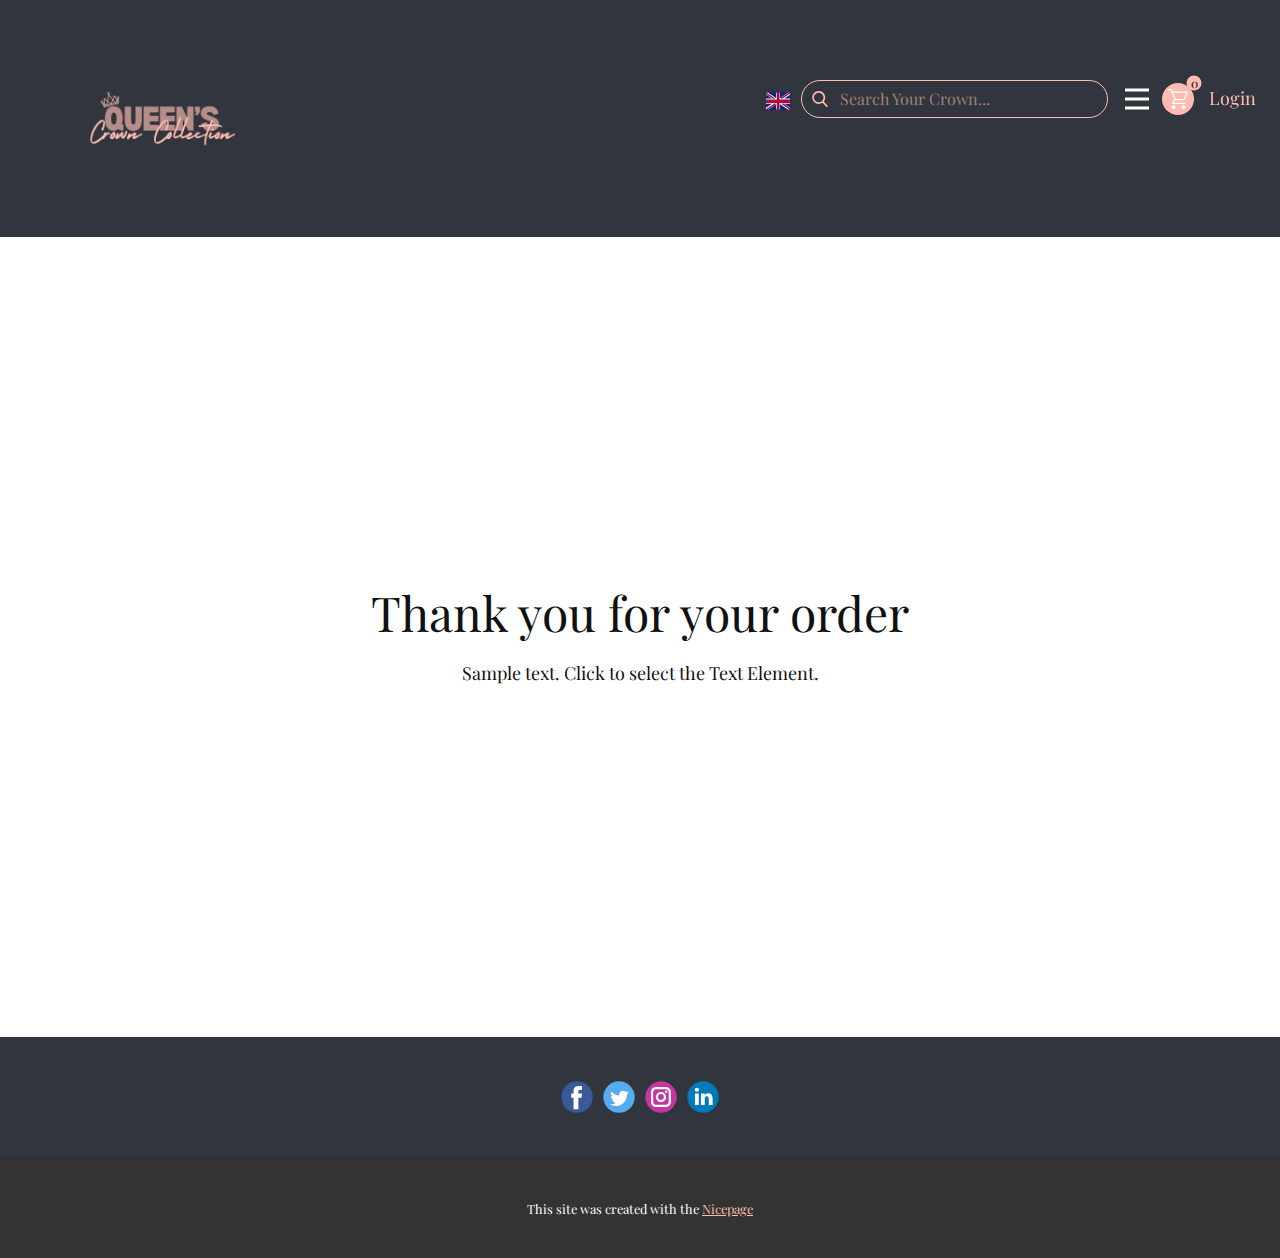
<file: thank-you-page.html>
<!DOCTYPE html>
<html style="font-size: 16px;" lang="en"><head>
    <meta name="viewport" content="width=device-width, initial-scale=1.0">
    <meta charset="utf-8">
    <meta name="keywords" content="Thank you for your order">
    <meta name="description" content="">
    <title>Thank You Page Template</title>
    <link rel="stylesheet" href="nicepage.css" media="screen">
<link rel="stylesheet" href="Thank-You-Page-Template.css" media="screen">
    <script class="u-script" type="text/javascript" src="jquery.js" defer=""></script>
    <script class="u-script" type="text/javascript" src="nicepage.js" defer=""></script>
    <meta name="generator" content="Nicepage 7.4.4, nicepage.com">
    
    
    
    <link id="u-theme-google-font" rel="stylesheet" href="https://fonts.googleapis.com/css?family=Playfair+Display:400,400i,500,500i,600,600i,700,700i,800,800i,900,900i">
    <script type="application/ld+json">{
		"@context": "http://schema.org",
		"@type": "Organization",
		"name": "Site1",
		"logo": "images/5.png",
		"sameAs": []
}</script>
    <meta name="theme-color" content="#478ac9">
    <meta property="og:title" content="Thank You Page Template">
    <meta property="og:description" content="">
    <meta property="og:type" content="website">
  <meta data-intl-tel-input-cdn-path="intlTelInput/"></head>
  <body data-path-to-root="./" data-include-products="true" class="u-body u-xl-mode" data-lang="en"><header class="u-clearfix u-custom-color-1 u-header u-header" id="header"><div class="u-clearfix u-sheet u-sheet-1">
        <a href="./" data-page-id="72949278" class="u-image u-logo u-image-1" data-image-width="500" data-image-height="500" title="Homepage">
          <img src="images/5.png" class="u-logo-image u-logo-image-1" alt="QUEEN&amp;apos;S CROWN COLLECTION LOGO">
        </a>
        <nav class="u-menu u-menu-hamburger u-offcanvas u-menu-1" data-animation-name="fadeIn" data-animation-duration="1000" data-animation-delay="0" data-responsive-from="XL">
          <div class="menu-collapse" style="font-size: 1rem; letter-spacing: 0px; font-weight: 700; text-transform: uppercase;">
            <a class="u-button-style u-custom-active-border-color u-custom-border u-custom-border-color u-custom-borders u-custom-hover-border-color u-custom-left-right-menu-spacing u-custom-padding-bottom u-custom-text-active-color u-custom-text-color u-custom-text-hover-color u-custom-top-bottom-menu-spacing u-hamburger-link u-nav-link u-text-active-palette-1-base u-text-hover-palette-2-base u-hamburger-link-1" href="#">
              <svg class="u-svg-link" viewBox="0 0 24 24"><use xlink:href="#menu-hamburger"></use></svg>
              <svg class="u-svg-content" version="1.1" id="menu-hamburger" viewBox="0 0 16 16" x="0px" y="0px" xmlns:xlink="http://www.w3.org/1999/xlink" xmlns="http://www.w3.org/2000/svg"><g><rect y="1" width="16" height="2"></rect><rect y="7" width="16" height="2"></rect><rect y="13" width="16" height="2"></rect>
</g></svg>
            </a>
          </div>
          <div class="u-custom-menu u-nav-container">
            <ul class="u-nav u-spacing-30 u-unstyled u-nav-1" data-animation-name="customAnimationIn" data-animation-duration="1000"><li class="u-nav-item"><a class="u-border-2 u-border-active-grey-90 u-border-hover-grey-50 u-border-no-left u-border-no-right u-border-no-top u-button-style u-nav-link u-text-active-custom-color-2 u-text-custom-color-2 u-text-hover-custom-color-2" href="Contact-Us.html" style="padding: 10px 0px;">Contact Us</a>
</li><li class="u-nav-item"><a class="u-border-2 u-border-active-grey-90 u-border-hover-grey-50 u-border-no-left u-border-no-right u-border-no-top u-button-style u-nav-link u-text-active-custom-color-2 u-text-custom-color-2 u-text-hover-custom-color-2" href="Shop.html" style="padding: 10px 0px;">Shop</a>
</li><li class="u-nav-item"><a class="u-border-2 u-border-active-grey-90 u-border-hover-grey-50 u-border-no-left u-border-no-right u-border-no-top u-button-style u-nav-link u-text-active-custom-color-2 u-text-custom-color-2 u-text-hover-custom-color-2" href="Featured.html" style="padding: 10px 0px;">Featured</a>
</li><li class="u-nav-item"><a class="u-border-2 u-border-active-grey-90 u-border-hover-grey-50 u-border-no-left u-border-no-right u-border-no-top u-button-style u-nav-link u-text-active-custom-color-2 u-text-custom-color-2 u-text-hover-custom-color-2" href="About-Us.html" style="padding: 10px 0px;">About Us</a>
</li><li class="u-nav-item"><a class="u-border-2 u-border-active-grey-90 u-border-hover-grey-50 u-border-no-left u-border-no-right u-border-no-top u-button-style u-nav-link u-text-active-custom-color-2 u-text-custom-color-2 u-text-hover-custom-color-2" href="./" style="padding: 10px 0px;">Homepage</a>
</li><li class="u-nav-item"><a class="u-border-2 u-border-active-grey-90 u-border-hover-grey-50 u-border-no-left u-border-no-right u-border-no-top u-button-style u-nav-link u-text-active-custom-color-2 u-text-custom-color-2 u-text-hover-custom-color-2" href="products/products.html" style="padding: 10px 5px 10px 0px;">Store</a>
</li></ul>
          </div>
          <div class="u-custom-menu u-nav-container-collapse">
            <div class="u-black u-container-style u-inner-container-layout u-opacity u-opacity-95 u-sidenav">
              <div class="u-inner-container-layout u-sidenav-overflow">
                <div class="u-menu-close"></div>
                <ul class="u-align-center u-nav u-popupmenu-items u-unstyled u-nav-2"><li class="u-nav-item"><a class="u-button-style u-nav-link" href="Contact-Us.html">Contact Us</a>
</li><li class="u-nav-item"><a class="u-button-style u-nav-link" href="Shop.html">Shop</a>
</li><li class="u-nav-item"><a class="u-button-style u-nav-link" href="Featured.html">Featured</a>
</li><li class="u-nav-item"><a class="u-button-style u-nav-link" href="About-Us.html">About Us</a>
</li><li class="u-nav-item"><a class="u-button-style u-nav-link" href="./">Homepage</a>
</li><li class="u-nav-item"><a class="u-button-style u-nav-link" href="products/products.html">Store</a>
</li></ul>
              </div>
            </div>
            <div class="u-black u-menu-overlay u-opacity u-opacity-70"></div>
          </div>
        </nav><!--shopping_cart-->
        <a class="u-shopping-cart u-shopping-cart-1" data-payment-service="{&quot;id&quot;:&quot;8ed2782260ccd2a307930aecb8eddd04&quot;,&quot;formServices&quot;:[&quot;6ffbc21e-0be9-949a-6417-c43232620055&quot;],&quot;paymentMethods&quot;:[{&quot;id&quot;:&quot;13f3c1d3841253ea06a25bcfff63e07a&quot;,&quot;clientId&quot;:&quot;email-id&quot;,&quot;type&quot;:&quot;email&quot;}],&quot;userToken&quot;:&quot;221a8522-7842-40dd-83a8-fe75b7dd3641&quot;}" href="#popup-1706">
          <span class="u-custom-color-2 u-icon u-icon-circle u-shopping-cart-icon u-text-white u-icon-1"><svg class="u-svg-link" preserveAspectRatio="xMidYMin slice" viewBox="0 0 16 16" style=""><use xlink:href="#svg-3dd0"></use></svg><svg class="u-svg-content" viewBox="0 0 16 16" x="0px" y="0px" id="svg-3dd0"><path d="M14.5,3l-2.1,5H6.1L5.9,7.6L4,3H14.5 M0,0v1h2.1L5,8l-2,4h11v-1H4.6l1-2H13l3-7H3.6L2.8,0H0z M12.5,13
	c-0.8,0-1.5,0.7-1.5,1.5s0.7,1.5,1.5,1.5s1.5-0.7,1.5-1.5S13.3,13,12.5,13L12.5,13z M4.5,13C3.7,13,3,13.7,3,14.5S3.7,16,4.5,16
	S6,15.3,6,14.5S5.3,13,4.5,13L4.5,13z"></path></svg><span class="u-custom-color-2 u-icon-circle u-shopping-cart-count" style="font-size: 0.75rem;"><!--shopping_cart_count-->0<!--/shopping_cart_count--></span></span>
        </a><!--/shopping_cart-->
        <a class="u-login u-text-custom-color-2 u-login-1" data-animation-name="customAnimationIn" data-animation-duration="1000" href="Login-Page.html" data-page-id="304772516" title="LOGIN PAGE">Login</a>
        <form action="#" class="u-border-1 u-border-custom-color-2 u-custom-color-1 u-radius u-search u-search-layout-icon-input u-search-left u-search-1" data-search-token="no-license" data-href="search/search.html" data-page-id="932918437">
          <div class="u-search-overlay"></div>
          <button class="u-search-button" type="submit">
            <span class="u-search-icon u-spacing-10 u-text-custom-color-2">
              <svg class="u-svg-link" preserveAspectRatio="xMidYMin slice" viewBox="0 0 56.966 56.966"><use xlink:href="#svg-1951"></use></svg>
              <svg xmlns="http://www.w3.org/2000/svg" xmlns:xlink="http://www.w3.org/1999/xlink" version="1.1" id="svg-1951" x="0px" y="0px" viewBox="0 0 56.966 56.966" style="enable-background:new 0 0 56.966 56.966;" xml:space="preserve" class="u-svg-content"><path d="M55.146,51.887L41.588,37.786c3.486-4.144,5.396-9.358,5.396-14.786c0-12.682-10.318-23-23-23s-23,10.318-23,23  s10.318,23,23,23c4.761,0,9.298-1.436,13.177-4.162l13.661,14.208c0.571,0.593,1.339,0.92,2.162,0.92  c0.779,0,1.518-0.297,2.079-0.837C56.255,54.982,56.293,53.08,55.146,51.887z M23.984,6c9.374,0,17,7.626,17,17s-7.626,17-17,17  s-17-7.626-17-17S14.61,6,23.984,6z"></path></svg>
            </span>
          </button>
          <input class="u-search-input u-text-custom-color-2" type="search" name="search" value="" placeholder="Search Your Crown...">
        </form>
        <div class="u-language u-language-content-icon u-language-layout-icons u-spacing-10 u-language-1">
          <a class="u-language-top-url u-language-url" data-lang-text="English" href="./" data-language="en">
            <span class="u-icon u-language-en u-language-icon u-icon-2"><svg xmlns="http://www.w3.org/2000/svg" xmlns:xlink="http://www.w3.org/1999/xlink" version="1.1" xml:space="preserve" class="u-svg-content" viewBox="0 0 112 112" x="0px" y="0px" style="width: 1em; height: 1em;"><rect y="16" fill="#19237F" width="112" height="80"></rect><path fill="#EDEDED" d="M47.8,16h3.5v33.7H0v-4.8h27.5L0,25.9v-3.8l33.2,22.8h7.7L0,16.8V16h8.8l39,26.9V16z M75,44.9h-7.7L109.4,16
	h-5.1L65.1,42.9V16h-3.4v33.7H112v-4.8H85.4L112,26.6v-7L75,44.9z M61.7,96h3.4V70.7l37,25.3h9.9v-0.8L73.2,68.7H81l31,21.2v-3.1
	L85.4,68.7H112v-4.8H61.7V96z M0,68.7h27.5L0,87.7v7.8l39.1-26.8h7.8L7.1,96H11l36.8-25.3V96h3.5V63.9H0V68.7z"></path><path fill="#BD0034" d="M112,16v3.6L75,44.9h-7.7L109.4,16H112z M73.2,68.7L112,95.2v-5.3L81,68.7H73.2z M40.9,44.9L0,16.8v5.3
	l33.2,22.8C33.2,44.9,40.9,44.9,40.9,44.9z M39.1,68.7L0,95.5V96h7.1l39.8-27.3H39.1z M61.7,16H51.3v33.7H0v14.2h51.3V96h10.4V63.9
	H112V49.7H61.7V16z"></path></svg></span>
          </a>
        </div>
      </div></header>
    <section class="u-align-center u-clearfix u-container-align-center u-section-1" id="block-1">
      <div class="u-clearfix u-sheet u-valign-middle u-sheet-1">
        <h2 class="u-align-center u-text u-text-default u-text-1"> Thank you for your order</h2>
        <p class="u-align-center u-text u-text-default u-text-2">Sample text. Click to select the Text Element.</p>
      </div>
    </section>
    
    
    
    <footer class="u-clearfix u-custom-color-1 u-footer" id="footer"><div class="u-clearfix u-sheet u-valign-middle-lg u-valign-middle-xl u-sheet-1">
        <div class="u-align-left u-social-icons u-spacing-10 u-social-icons-1">
          <a class="u-social-url" title="facebook" target="_blank" href="">
            <span class="u-icon u-social-facebook u-social-icon u-icon-1"><svg class="u-svg-link" preserveAspectRatio="xMidYMin slice" viewBox="0 0 112 112" style=""><use xlink:href="#svg-53a3"></use></svg><svg class="u-svg-content" viewBox="0 0 112 112" x="0" y="0" id="svg-53a3"><circle fill="currentColor" cx="56.1" cy="56.1" r="55"></circle><path fill="#FFFFFF" d="M73.5,31.6h-9.1c-1.4,0-3.6,0.8-3.6,3.9v8.5h12.6L72,58.3H60.8v40.8H43.9V58.3h-8V43.9h8v-9.2
      c0-6.7,3.1-17,17-17h12.5v13.9H73.5z"></path></svg></span>
          </a>
          <a class="u-social-url" title="twitter" target="_blank" href="">
            <span class="u-icon u-social-icon u-social-twitter u-icon-2"><svg class="u-svg-link" preserveAspectRatio="xMidYMin slice" viewBox="0 0 112 112" style=""><use xlink:href="#svg-bcf4"></use></svg><svg class="u-svg-content" viewBox="0 0 112 112" x="0" y="0" id="svg-bcf4"><circle fill="currentColor" class="st0" cx="56.1" cy="56.1" r="55"></circle><path fill="#FFFFFF" d="M83.8,47.3c0,0.6,0,1.2,0,1.7c0,17.7-13.5,38.2-38.2,38.2C38,87.2,31,85,25,81.2c1,0.1,2.1,0.2,3.2,0.2
      c6.3,0,12.1-2.1,16.7-5.7c-5.9-0.1-10.8-4-12.5-9.3c0.8,0.2,1.7,0.2,2.5,0.2c1.2,0,2.4-0.2,3.5-0.5c-6.1-1.2-10.8-6.7-10.8-13.1
      c0-0.1,0-0.1,0-0.2c1.8,1,3.9,1.6,6.1,1.7c-3.6-2.4-6-6.5-6-11.2c0-2.5,0.7-4.8,1.8-6.7c6.6,8.1,16.5,13.5,27.6,14
      c-0.2-1-0.3-2-0.3-3.1c0-7.4,6-13.4,13.4-13.4c3.9,0,7.3,1.6,9.8,4.2c3.1-0.6,5.9-1.7,8.5-3.3c-1,3.1-3.1,5.8-5.9,7.4
      c2.7-0.3,5.3-1,7.7-2.1C88.7,43,86.4,45.4,83.8,47.3z"></path></svg></span>
          </a>
          <a class="u-social-url" title="instagram" target="_blank" href="">
            <span class="u-icon u-social-icon u-social-instagram u-icon-3"><svg class="u-svg-link" preserveAspectRatio="xMidYMin slice" viewBox="0 0 112 112" style=""><use xlink:href="#svg-6715"></use></svg><svg class="u-svg-content" viewBox="0 0 112 112" x="0" y="0" id="svg-6715"><circle fill="currentColor" cx="56.1" cy="56.1" r="55"></circle><path fill="#FFFFFF" d="M55.9,38.2c-9.9,0-17.9,8-17.9,17.9C38,66,46,74,55.9,74c9.9,0,17.9-8,17.9-17.9C73.8,46.2,65.8,38.2,55.9,38.2
      z M55.9,66.4c-5.7,0-10.3-4.6-10.3-10.3c-0.1-5.7,4.6-10.3,10.3-10.3c5.7,0,10.3,4.6,10.3,10.3C66.2,61.8,61.6,66.4,55.9,66.4z"></path><path fill="#FFFFFF" d="M74.3,33.5c-2.3,0-4.2,1.9-4.2,4.2s1.9,4.2,4.2,4.2s4.2-1.9,4.2-4.2S76.6,33.5,74.3,33.5z"></path><path fill="#FFFFFF" d="M73.1,21.3H38.6c-9.7,0-17.5,7.9-17.5,17.5v34.5c0,9.7,7.9,17.6,17.5,17.6h34.5c9.7,0,17.5-7.9,17.5-17.5V38.8
      C90.6,29.1,82.7,21.3,73.1,21.3z M83,73.3c0,5.5-4.5,9.9-9.9,9.9H38.6c-5.5,0-9.9-4.5-9.9-9.9V38.8c0-5.5,4.5-9.9,9.9-9.9h34.5
      c5.5,0,9.9,4.5,9.9,9.9V73.3z"></path></svg></span>
          </a>
          <a class="u-social-url" title="linkedin" target="_blank" href="">
            <span class="u-icon u-social-icon u-social-linkedin u-icon-4"><svg class="u-svg-link" preserveAspectRatio="xMidYMin slice" viewBox="0 0 112 112" style=""><use xlink:href="#svg-35a8"></use></svg><svg class="u-svg-content" viewBox="0 0 112 112" x="0" y="0" id="svg-35a8"><circle fill="currentColor" cx="56.1" cy="56.1" r="55"></circle><path fill="#FFFFFF" d="M41.3,83.7H27.9V43.4h13.4V83.7z M34.6,37.9L34.6,37.9c-4.6,0-7.5-3.1-7.5-7c0-4,3-7,7.6-7s7.4,3,7.5,7
      C42.2,34.8,39.2,37.9,34.6,37.9z M89.6,83.7H76.2V62.2c0-5.4-1.9-9.1-6.8-9.1c-3.7,0-5.9,2.5-6.9,4.9c-0.4,0.9-0.4,2.1-0.4,3.3v22.5
      H48.7c0,0,0.2-36.5,0-40.3h13.4v5.7c1.8-2.7,5-6.7,12.1-6.7c8.8,0,15.4,5.8,15.4,18.1V83.7z"></path></svg></span>
          </a>
        </div>
      </div></footer>
    <section class="u-backlink u-clearfix u-grey-80">
      <p class="u-text">
        <span>This site was created with the </span>
        <a class="u-link" href="https://nicepage.com/" target="_blank" rel="nofollow">
          <span>Nicepage</span>
        </a>
      </p>
    </section>
  <section class="u-black u-clearfix u-container-style u-dialog-block u-opacity u-opacity-70 u-payment-dialog u-valign-middle u-dialog-section-4" id="popup-1706">
      <div class="u-align-center u-container-align-center u-container-style u-custom-color-1 u-dialog u-radius-25 u-shape-round u-dialog-1">
        <div class="u-container-layout u-valign-top u-container-layout-1">
          <h5 class="u-text u-text-1">Buy Now!</h5>
          <img class="u-image u-image-default u-preserve-proportions u-image-1" src="images/IMG_6772.JPG" alt="" data-image-width="700" data-image-height="700">
          <div class="u-expanded-width u-products u-products-1" data-site-sorting-prop="created" data-site-sorting-order="desc" data-items-per-page="1">
            <div class="u-list-control"></div>
            <div class="u-repeater u-repeater-1">
              <div class="u-container-style u-products-item u-repeater-item" data-product-id="2">
                <div class="u-container-layout u-similar-container u-container-layout-2">
                  <h5 class="u-align-left u-product-control u-text u-text-2">
                    <a class="u-product-title-link" href="#">QCC Raw Vietnamese Straight Hair 28” – 13x6 HD Lace Frontal Wig, 100% Unprocessed Human Hair</a>
                  </h5>
                  <div class="u-align-left u-product-control u-product-desc u-text u-text-3">Type: Human Hair Wig
Length: 28 inches
Color: Natural Black
Lace Type: HD Lace
Density: 200%</div>
                  <div class="u-align-left u-product-control u-product-quantity u-product-quantity-1">
                    <div class="u-hidden u-quantity-label">Quantity</div>
                    <div class="u-border-1 u-border-grey-30 u-quantity-input u-radius-50">
                      <a class="disabled minus u-button-style u-quantity-button u-text-body-color">
                        <svg xmlns="http://www.w3.org/2000/svg" viewBox="0 0 16 16"><path d="m 4 8 h 8" fill="none" stroke="currentColor" stroke-width="1" fill-rule="evenodd"></path></svg>
                      </a>
                      <input class="u-input" type="text" value="1" pattern="[0-9]+">
                      <a class="plus u-button-style u-quantity-button u-text-body-color">
                        <svg xmlns="http://www.w3.org/2000/svg" viewBox="0 0 16 16"><path d="m 4 8 h 8 M 8 4 v 8" fill="none" stroke="currentColor" stroke-width="1" fill-rule="evenodd"></path></svg>
                      </a>
                    </div>
                  </div>
                  <div data-add-zero-cents="true" class="u-align-left u-product-control u-product-price u-product-price-1">
                    <div class="u-price-wrapper u-spacing-10">
                      <div class="u-old-price" style="text-decoration: line-through !important;">£350.00</div>
                      <div class="u-price" style="font-size: 1.25rem; font-weight: 700;">£245.00</div>
                    </div>
                  </div>
                </div>
              </div>
            </div>
            <div class="u-list-control"></div>
          </div>
          <div class="u-expanded-width u-payment-services u-tab-links-align-justify u-tab-payment u-tab-vertical u-tabs u-payment-services-1" data-payment-order-approved-message="Your order has been approved. Thank you!" data-payment-order-cancelled-message="Unable to process your order. Please try again later." data-payment-service="8ed2782260ccd2a307930aecb8eddd04">
            <ul class="u-tab-list u-unstyled" role="tablist"><li class="u-tab-item" role="presentation"><a class="active u-active-grey-10 u-button-style u-payment-paypal u-tab-link u-text-body-color" id="link-tab-9cb3" href="#tab-9cb3" role="tab" aria-controls="tab-9cb3" aria-selected="true"><input type="radio" class="u-field-input u-grey-15 u-radius-15" name="payment-group" checked="checked"><span>Paypal</span><svg class="u-svg-content" xmlns="http://www.w3.org/2000/svg" x="0px" y="0px"><path fill="#009EE3" d="M11,5.9H18c3.8,0,5.2,1.9,4.9,4.7c-0.3,4.7-3.2,7.2-6.9,7.2h-1.9c-0.5,0-0.8,0.3-0.9,1.3l-0.8,4.3
  c-0.1,0.3-0.2,0.5-0.5,0.6H7.6c-0.4,0-0.5-0.3-0.4-1l2.6-16C9.9,6.3,10.2,5.9,11,5.9z"></path><path fill="#113984" d="M6.7,0h7.1c2,0,4.3,0.1,5.9,1.5c1.1,0.9,1.6,2.4,1.5,4c-0.4,5.4-3.7,8.5-8,8.5H9.6c-0.6,0-0.9,0.4-1.2,1.5
  l-0.9,5.1C7.4,21,7.3,21.3,7,21.3H2.6C2,21.3,1.9,21,2,20.1L5.2,1.3C5.3,0.4,5.7,0,6.7,0z"></path><path fill="#172C70" d="M8.6,14.8l1.3-7.9c0.1-0.7,0.5-1,1.3-1h7.1c1.2,0,2.1,0.2,2.8,0.5c-0.7,4.8-3.8,7.5-7.9,7.5H9.6
  C9.1,13.9,8.8,14.1,8.6,14.8z"></path></svg>
</a>
</li><li class="u-tab-item" role="presentation"><a class="u-active-grey-10 u-button-style u-payment-stripe u-tab-link u-text-body-color" id="link-tab-ab80" href="#tab-ab80" role="tab" aria-controls="tab-ab80" aria-selected="false"><input type="radio" class="u-field-input u-grey-15 u-radius-15" name="payment-group"><span>Stripe</span><svg class="u-svg-content" xmlns="http://www.w3.org/2000/svg" x="0px" y="0px" viewBox="0 0 24 24"><path fill="#635BFF" d="M14,9.2c-2.3-0.8-3.4-1.5-3.4-2.4c0-0.8,0.8-1.3,2-1.3c2.3,0,4.7,0.8,6.4,1.6l0.9-5.5
  c-1.3-0.5-4-1.6-7.7-1.6C9.6,0,7.5,0.7,5.8,1.9C4.1,3.2,3.4,4.9,3.4,7.2c0,4,2.6,5.7,6.8,7.2c2.7,0.9,3.6,1.6,3.6,2.5
  c0,0.9-0.9,1.6-2.4,1.6c-1.9,0-5.2-0.9-7.3-2.1L3,22c1.8,0.9,5.1,2,8.7,2c2.8,0,5.1-0.7,6.6-1.9c1.8-1.3,2.7-3.2,2.7-5.7
  C20.9,12.3,18.2,10.7,14,9.2L14,9.2z"></path></svg>
</a>
</li><li class="u-tab-item" role="presentation"><a class="u-active-grey-10 u-button-style u-payment-email u-tab-link" id="link-tab-ab81" href="#tab-ab81" role="tab" aria-controls="tab-ab81" aria-selected="false"><input type="radio" name="payment-group" class="u-field-input u-grey-15 u-radius-15"><span>Email</span><svg class="u-svg-content" xmlns="http://www.w3.org/2000/svg" x="0px" y="0px" viewBox="0 0 24 24"><path fill="#66B6FF" d="M0.7,3.6L12.2,13l11-9.3H0.7z M0,19.4l8.2-8.2L0,4.5V19.4L0,19.4z M9.1,11.9l-8.4,8.4h22.6l-8-8.4l-2.6,2.3
l0,0c-0.2,0.2-0.5,0.2-0.7,0L9.1,11.9z M16.1,11.2l7.9,8.3v-15L16.1,11.2z"></path></svg>
</a>
</li></ul>
            <div class="u-tab-content">
              <div class="u-container-style u-payment-paypal u-tab-active u-tab-pane" id="tab-9cb3" role="tabpanel" aria-labelledby="link-tab-9cb3">
                <div class="u-container-layout u-payment-services-inner u-container-layout-3">Loading...</div>
              </div>
              <div class="u-container-style u-payment-stripe u-tab-pane" id="tab-ab80" role="tabpanel" aria-labelledby="link-tab-ab80">
                <div class="u-container-layout u-container-layout-4">
                  <a href="#" class="u-btn u-button-style u-stripe-button u-btn-1">Pay with Stripe</a>
                </div>
              </div>
              <div class="u-container-style u-payment-email u-tab-pane" id="tab-ab81" role="tabpanel" aria-labelledby="link-tab-ab81">
                <div class="u-container-layout u-container-layout-5">
                  <form action="#" method="post" class="u-clearfix u-form-spacing-10 u-form-vertical u-inner-form" source="custom" name="payment-email-form">
                    <div class="u-form-email u-form-group">
                      <label for="payment-email" class="u-label">Email</label>
                      <input type="email" placeholder="Your email" id="payment-email" name="email" class="u-border-1 u-border-grey-30 u-input u-input-rectangle u-white" required="">
                    </div>
                    <div class="u-form-group u-form-message">
                      <label for="payment-message" class="u-label">Notes</label>
                      <textarea placeholder="Your message" rows="4" cols="50" id="payment-notes" name="notes" class="u-border-1 u-border-grey-30 u-input u-input-rectangle u-white" required=""></textarea>
                    </div>
                    <div class="u-align-center u-form-group u-form-submit">
                      <a href="#" class="u-btn u-btn-submit u-button-style">Submit Order</a>
                      <input type="submit" value="submit" class="u-form-control-hidden">
                    </div>
                  </form>
                </div>
              </div>
            </div>
          </div>
        </div>
        <button class="u-dialog-close-button u-icon u-text-grey-40 u-icon-1"><svg class="u-svg-link" preserveAspectRatio="xMidYMin slice" viewBox="0 0 16 16" style=""><use xmlns:xlink="http://www.w3.org/1999/xlink" xlink:href="#svg-efe9"></use></svg><svg xmlns="http://www.w3.org/2000/svg" xmlns:xlink="http://www.w3.org/1999/xlink" version="1.1" xml:space="preserve" class="u-svg-content" viewBox="0 0 16 16" x="0px" y="0px" id="svg-efe9"><rect x="7" y="0" transform="matrix(0.7071 -0.7071 0.7071 0.7071 -3.3138 8.0002)" width="2" height="16"></rect><rect x="0" y="7" transform="matrix(0.7071 -0.7071 0.7071 0.7071 -3.3138 8.0002)" width="16" height="2"></rect></svg></button>
      </div>
    </section><style>.u-dialog-section-4 .u-dialog-1 {
  width: 570px;
  min-height: 838px;
  height: auto;
  box-shadow: 0px 0px 8px 0px rgba(0,0,0,0.2);
  margin: 60px auto;
}

.u-dialog-section-4 .u-container-layout-1 {
  padding: 34px 35px;
}

.u-dialog-section-4 .u-text-1 {
  font-weight: 700;
  width: 335px;
  font-size: 1.875rem;
  margin: 0 auto;
}

.u-dialog-section-4 .u-image-1 {
  width: 250px;
  height: 250px;
  margin: 20px auto 0;
}

.u-dialog-section-4 .u-products-1 {
  margin-top: 20px;
  margin-bottom: 0;
}

.u-dialog-section-4 .u-repeater-1 {
  grid-template-columns: 100%;
  min-height: 206px;
  grid-gap: 10px;
}

.u-dialog-section-4 .u-container-layout-2 {
  padding: 0 0 30px;
}

.u-dialog-section-4 .u-text-2 {
  background-image: none;
  font-weight: 700;
  margin: 0;
}

.u-dialog-section-4 .u-text-3 {
  font-size: 0.875rem;
  margin: 20px 0 0;
}

.u-dialog-section-4 .u-product-quantity-1 {
  width: 125px;
  margin: 30px auto 0 0;
}

.u-dialog-section-4 .u-product-price-1 {
  margin: -34px 0 0 auto;
}

.u-dialog-section-4 .u-payment-services-1 {
  min-height: 250px;
  min-width: 50px;
  margin: 0;
}

.u-dialog-section-4 .u-container-layout-3 {
  padding: 20px 0 0;
}

.u-dialog-section-4 .u-container-layout-4 {
  padding: 20px 0 0;
}

.u-dialog-section-4 .u-btn-1 {
  width: 100%;
  margin: 0 auto;
}

.u-dialog-section-4 .u-container-layout-5 {
  padding: 20px;
}

.u-dialog-section-4 .u-icon-1 {
  width: 20px;
  height: 20px;
  left: auto;
  top: 36px;
  position: absolute;
  right: 35px;
  padding: 0;
}

@media (max-width: 1199px) {
  .u-dialog-section-4 .u-payment-services-1 {
    margin-right: initial;
    margin-left: initial;
  }
}

@media (max-width: 991px) {
  .u-dialog-section-4 .u-container-layout-1 {
    padding: 30px;
  }

  .u-dialog-section-4 .u-container-layout-3 {
    padding-bottom: 0;
    padding-left: 0;
    padding-right: 0;
  }

  .u-dialog-section-4 .u-container-layout-4 {
    padding-bottom: 0;
    padding-left: 0;
    padding-right: 0;
  }

  .u-dialog-section-4 .u-icon-1 {
    top: 32px;
    right: 30px;
  }
}

@media (max-width: 767px) {
  .u-dialog-section-4 .u-dialog-1 {
    width: 540px;
  }

  .u-dialog-section-4 .u-container-layout-5 {
    padding-left: 10px;
    padding-right: 10px;
  }
}

@media (max-width: 575px) {
  .u-dialog-section-4 .u-dialog-1 {
    width: 340px;
  }

  .u-dialog-section-4 .u-container-layout-1 {
    padding-left: 20px;
    padding-right: 20px;
  }

  .u-dialog-section-4 .u-text-1 {
    margin-right: 5px;
    width: 320px;
  }

  .u-dialog-section-4 .u-icon-1 {
    right: 20px;
  }
}</style>
</body></html>
</file>
